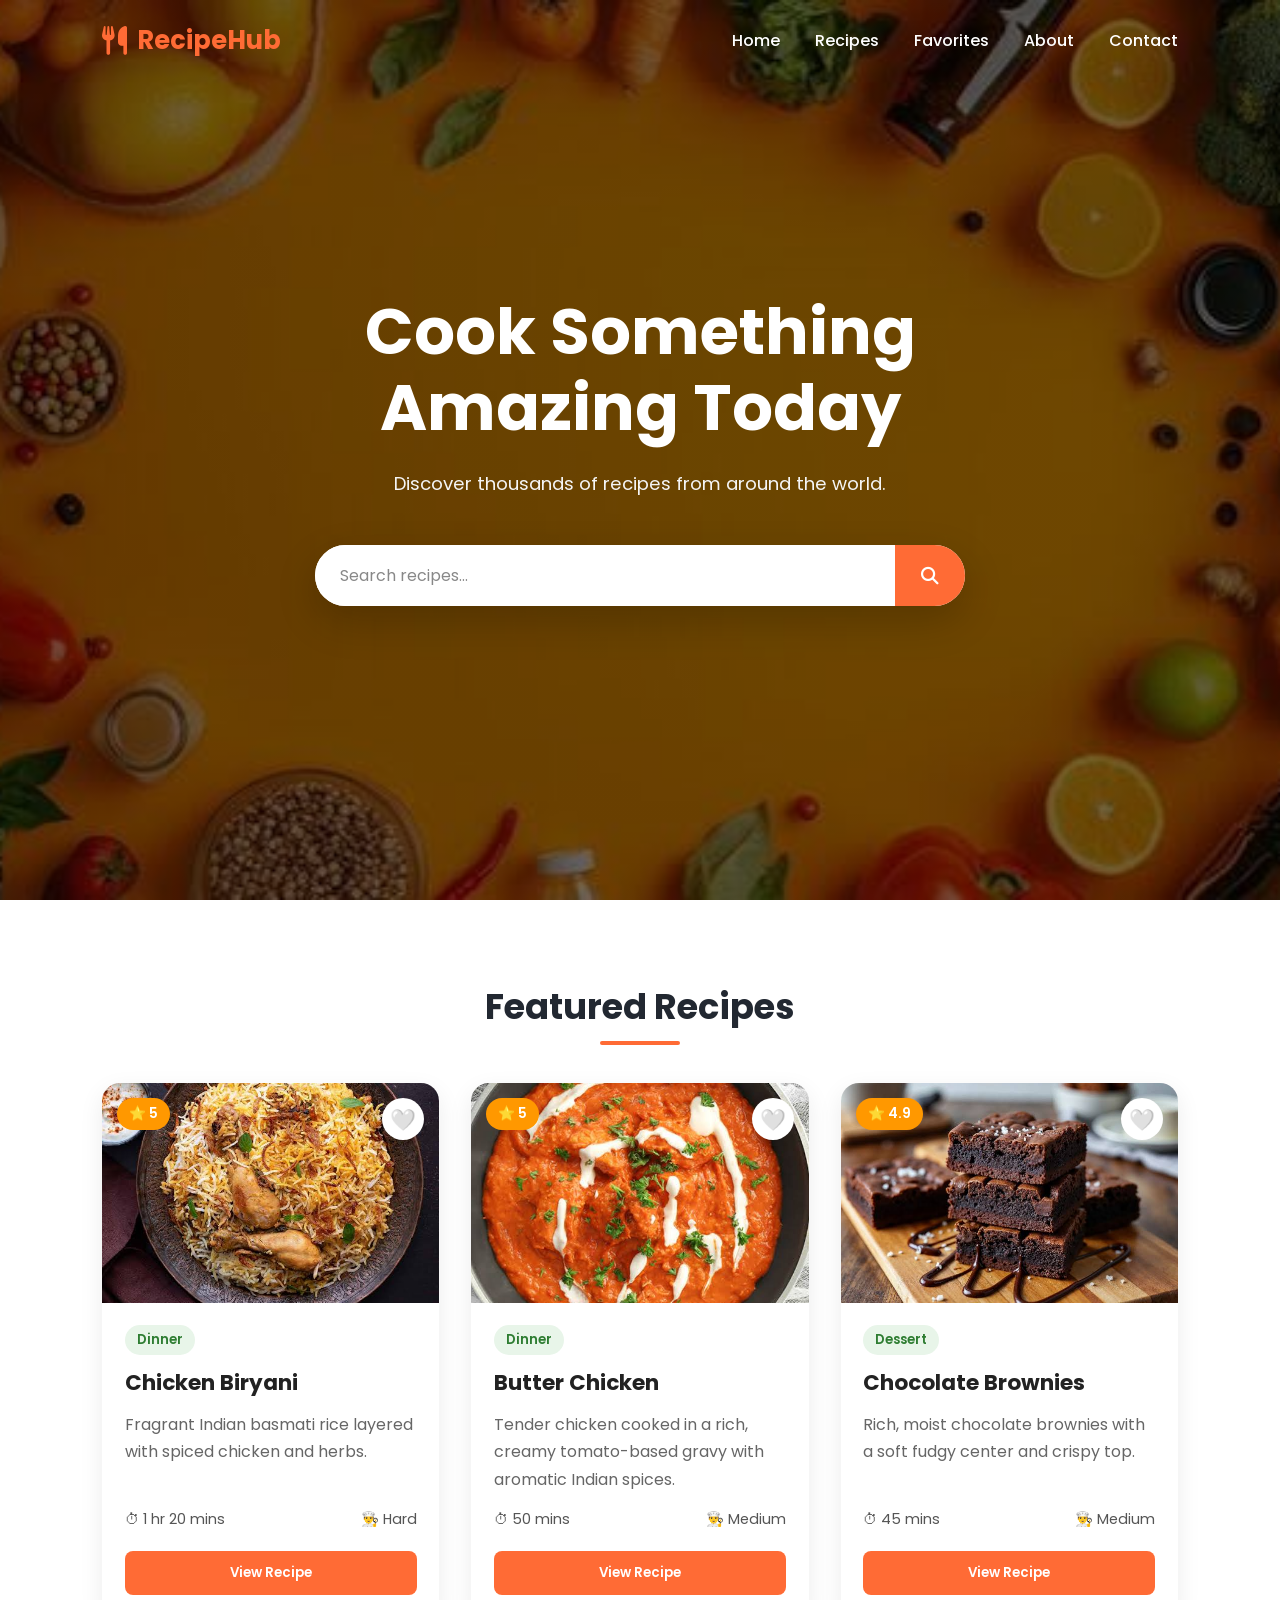
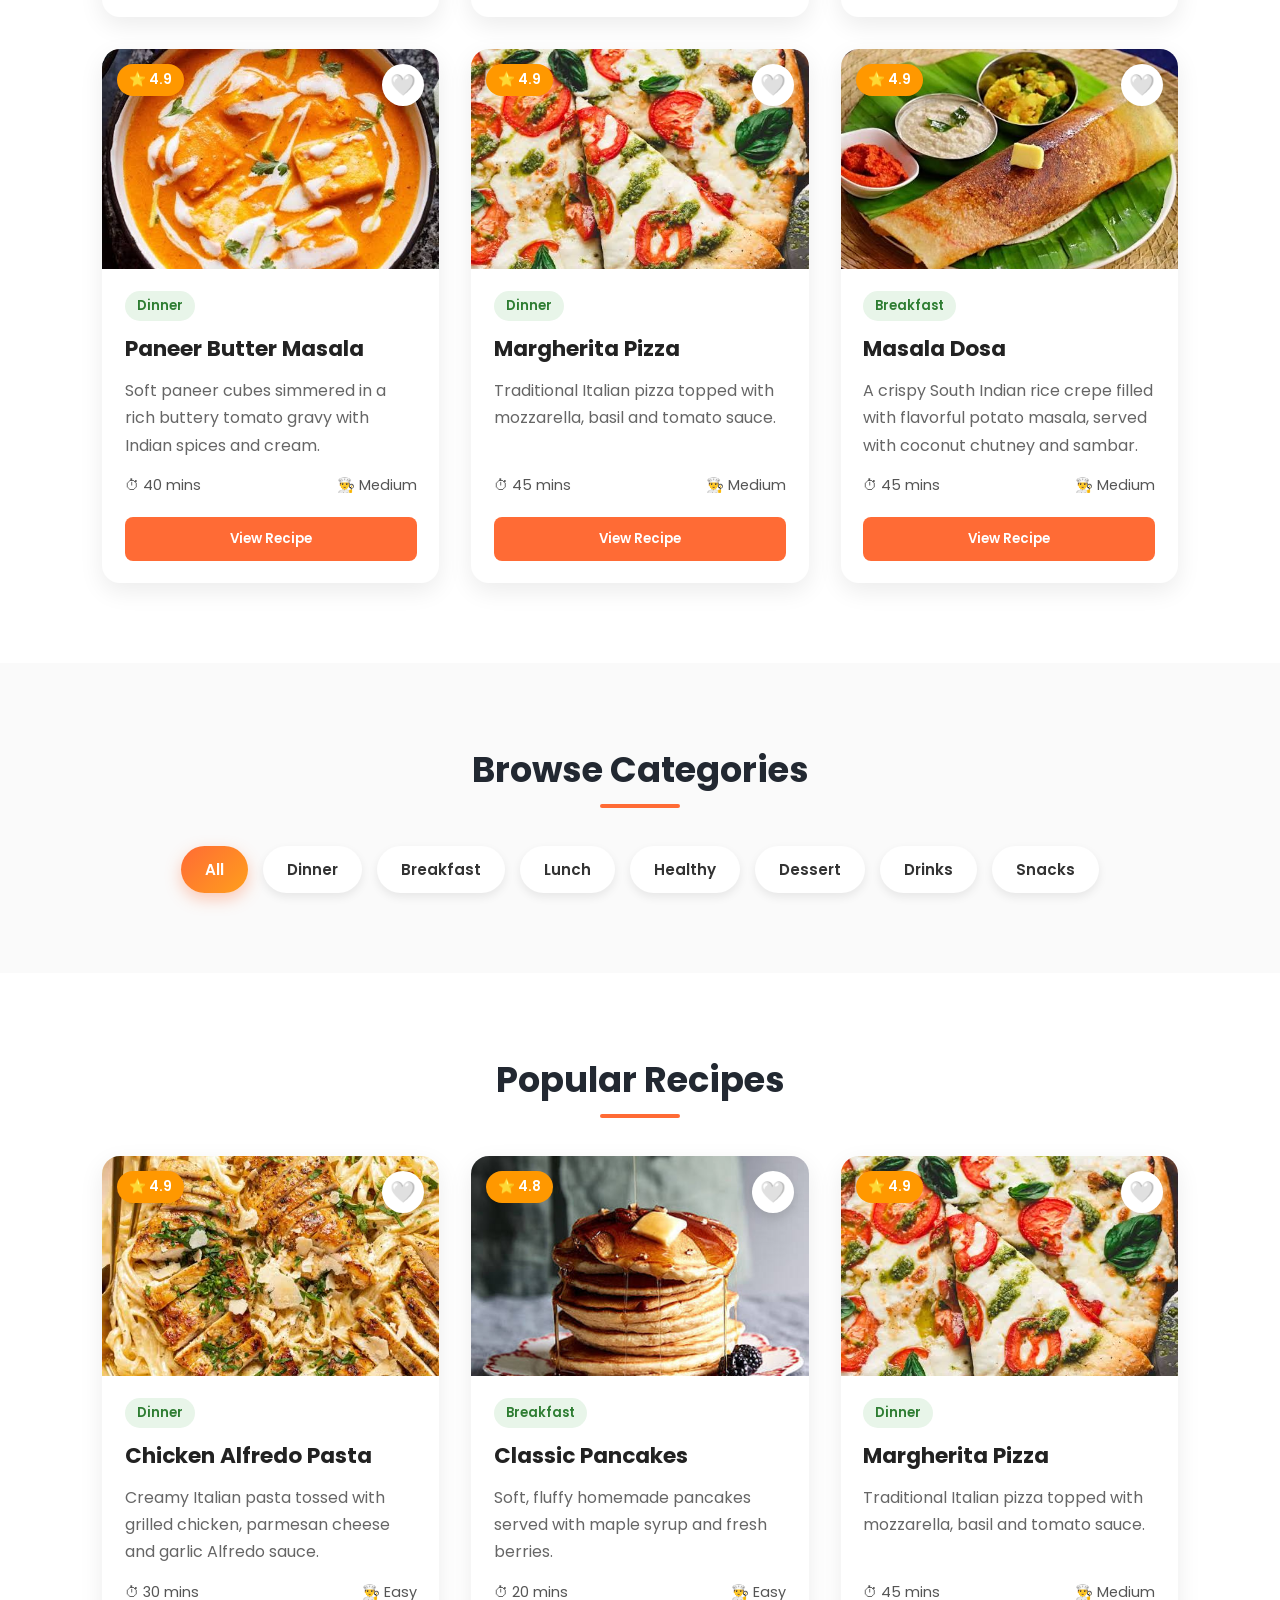
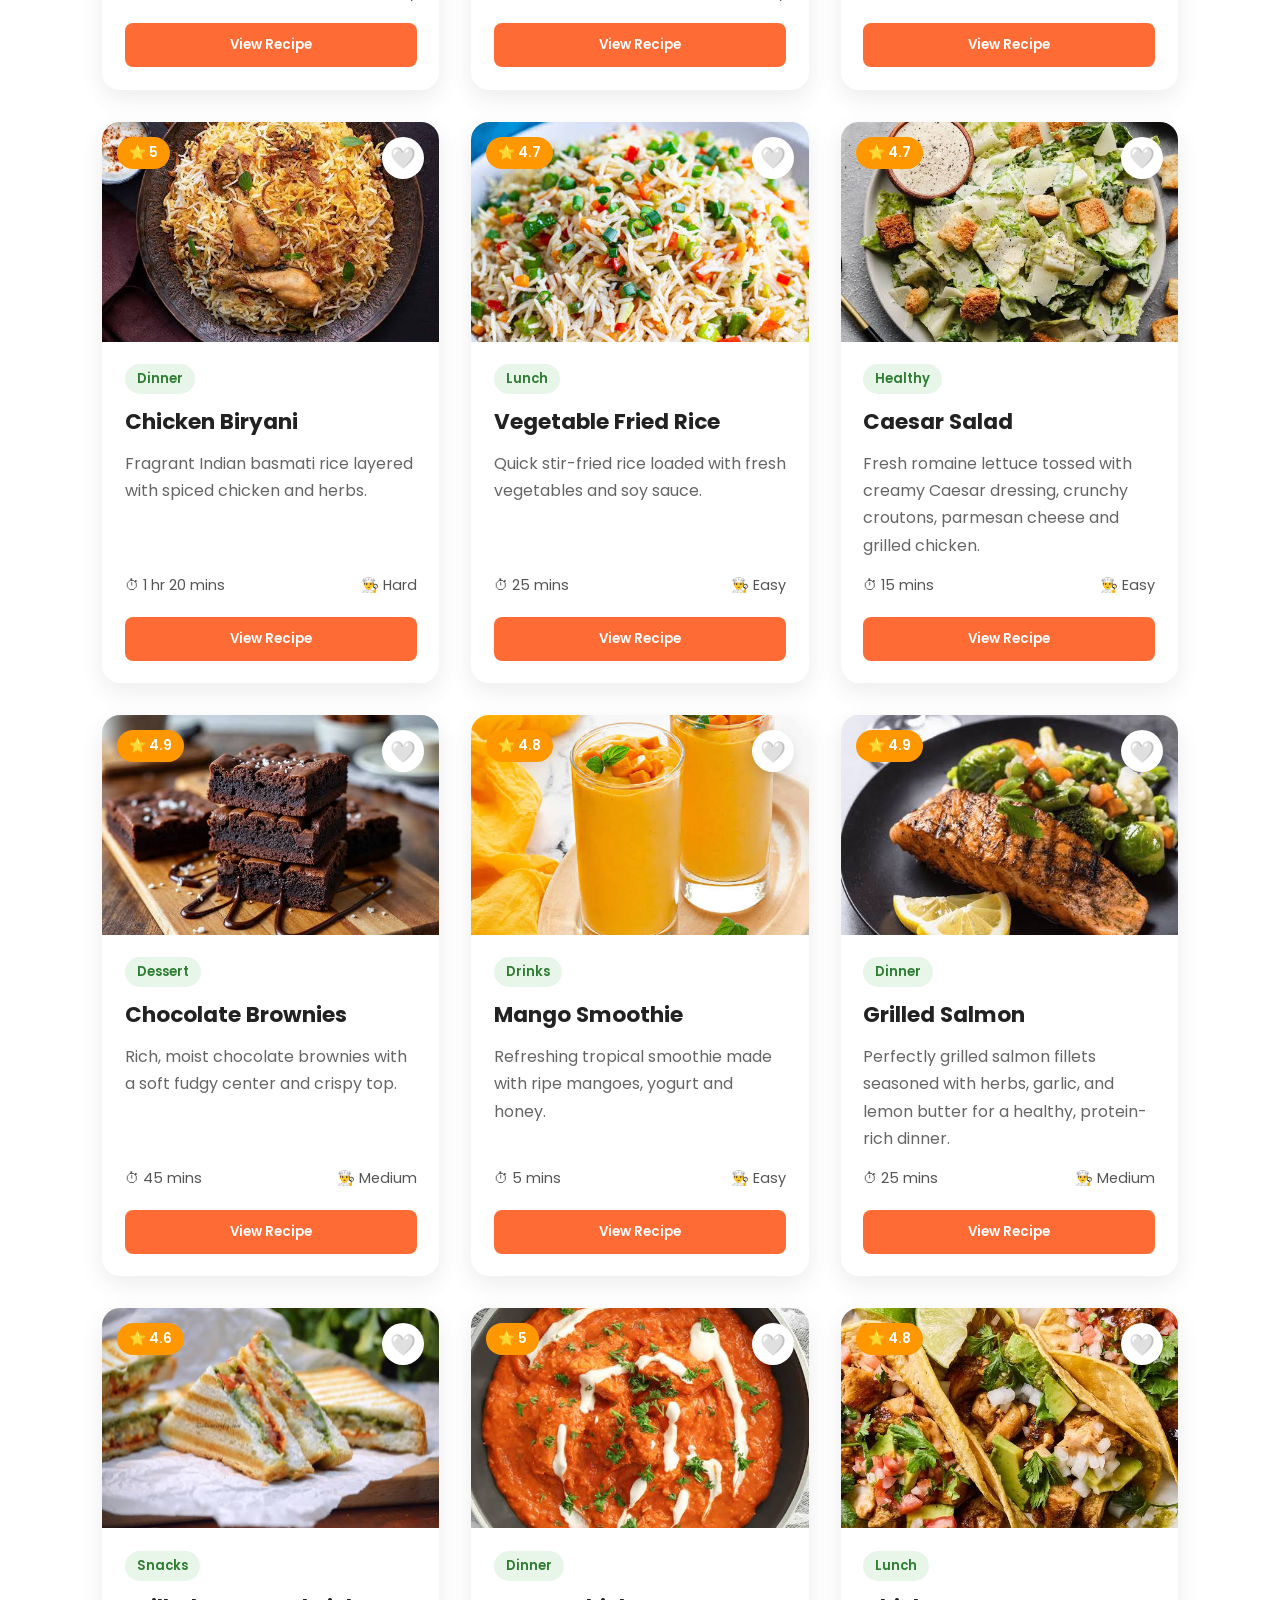
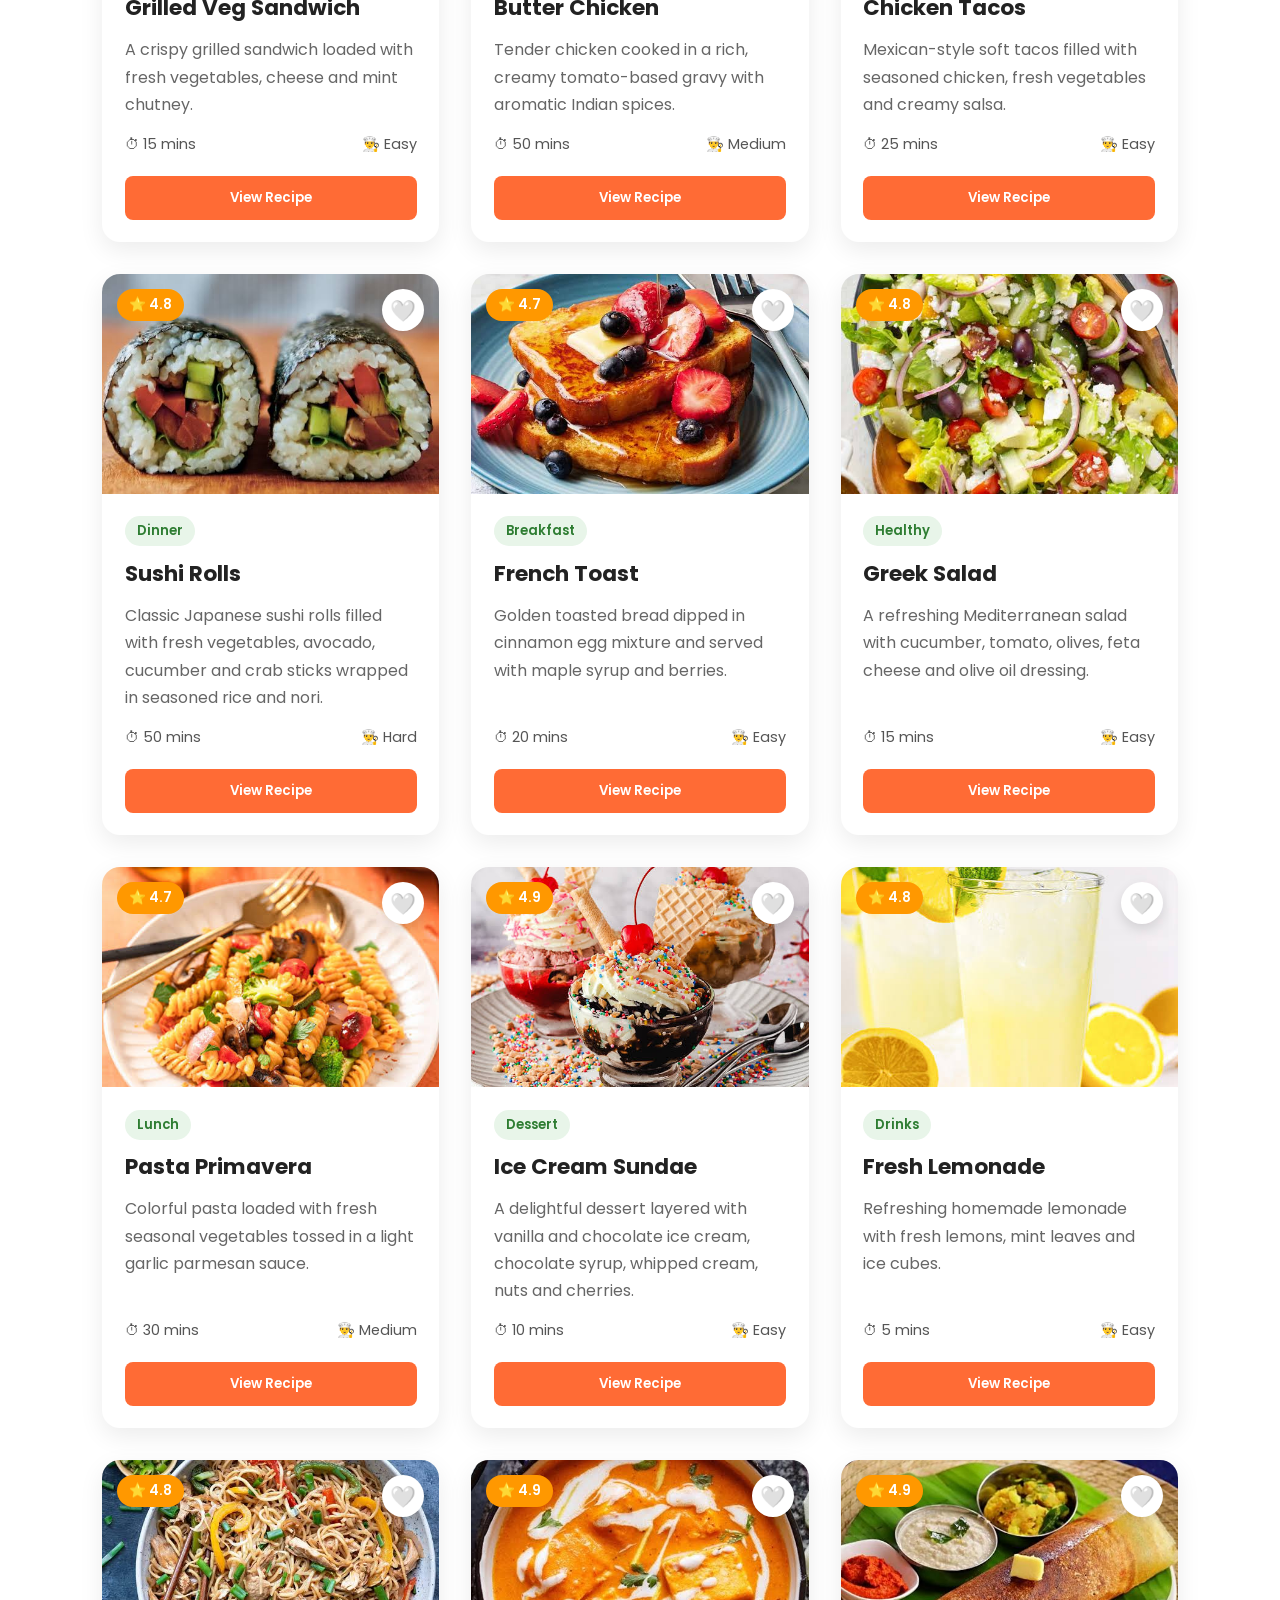
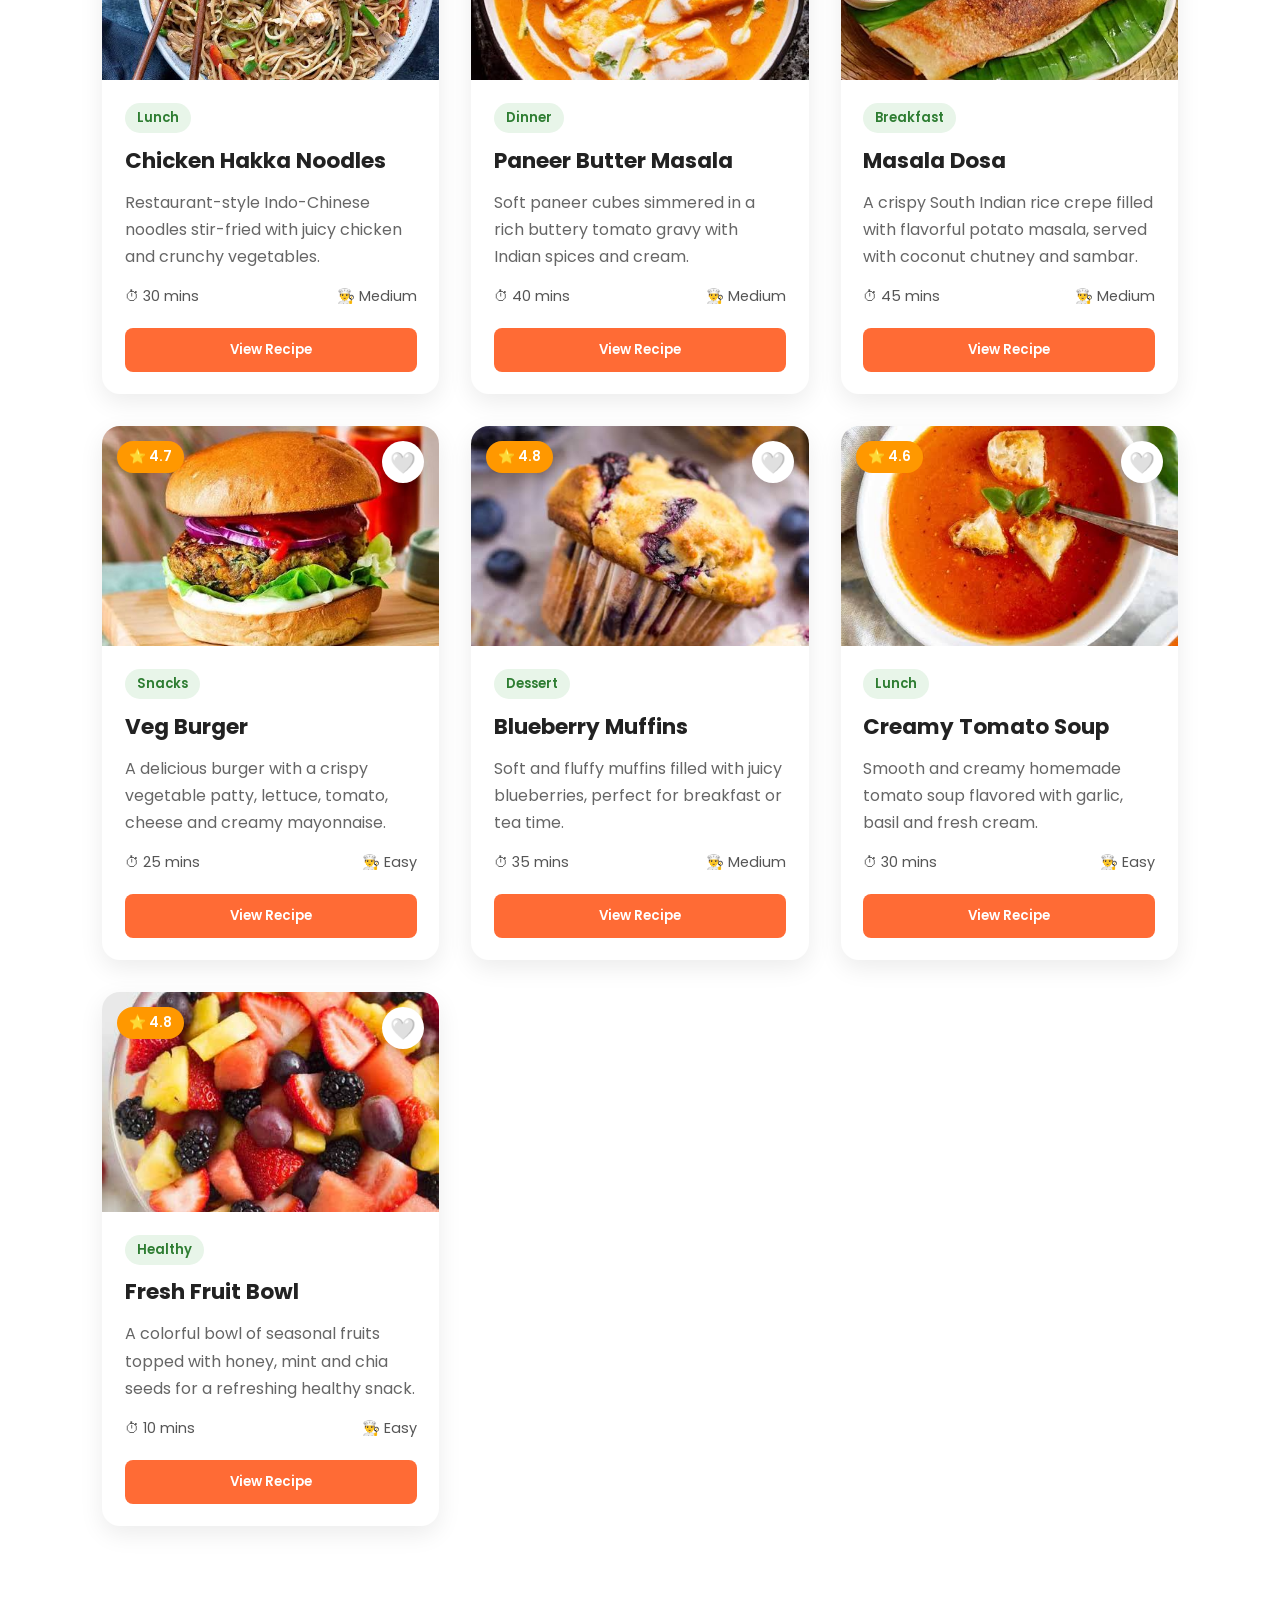
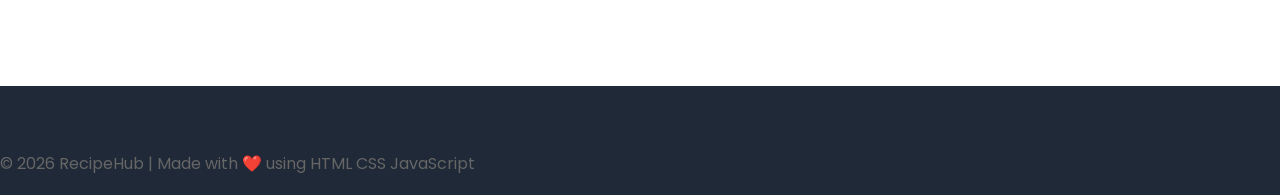
<file: index.html>
<!DOCTYPE html>
<html lang="en">

<head>

    <meta charset="UTF-8">

    <meta http-equiv="X-UA-Compatible" content="IE=edge">

    <meta name="viewport"
        content="width=device-width, initial-scale=1.0">

    <title>RecipeHub | Discover Delicious Recipes</title>

    <!-- Google Fonts -->

    <link rel="preconnect"
        href="https://fonts.googleapis.com">

    <link rel="preconnect"
        href="https://fonts.gstatic.com"
        crossorigin>

    <link href="https://fonts.googleapis.com/css2?family=Poppins:wght@300;400;500;600;700&display=swap"
        rel="stylesheet">

    <!-- Font Awesome -->

    <link rel="stylesheet"
        href="https://cdnjs.cloudflare.com/ajax/libs/font-awesome/6.5.2/css/all.min.css">

    <!-- CSS -->

    <link rel="stylesheet"
        href="css/style.css">

    <link rel="stylesheet"
        href="css/navbar.css">

    <link rel="stylesheet"
        href="css/home.css">

    <link rel="stylesheet"
        href="css/cards.css">

    <link rel="stylesheet"
        href="css/footer.css">

    <link rel="stylesheet"
        href="css/responsive.css">

    <link rel="stylesheet"
        href="css/animations.css">

</head>

<body>

    <!-- ================= NAVBAR ================= -->

    <header>

        <nav class="navbar">

            <div class="logo">

                <i class="fa-solid fa-utensils"></i>

                <span>RecipeHub</span>

            </div>

            <ul class="nav-links">

                <li><a href="index.html">Home</a></li>

                <li><a href="#recipes">Recipes</a></li>

                <li><a href="favorites.html">Favorites</a></li>

                <li><a href="about.html">About</a></li>

                <li><a href="contact.html">Contact</a></li>

            </ul>

            <div class="menu-btn">

                <i class="fa-solid fa-bars"></i>

            </div>

        </nav>

    </header>

    <!-- ================= HERO ================= -->

    <section class="hero">

        <div class="hero-overlay"></div>

        <div class="hero-content">

            <h1>Cook Something Amazing Today</h1>

            <p>

                Discover thousands of recipes from around the world.

            </p>

            <!-- Search -->

            <div class="search-box">

                <input
                    type="text"
                    id="searchInput"
                    placeholder="Search recipes...">
                    


                <button id="searchButton">
                    <i class="fa-solid fa-magnifying-glass"></i>
                </button> 

            </div>

        </div>

    </section>

    <!-- ================= Featured Recipes ================= -->
    <section class="featured-section">

    <h2>Featured Recipes</h2>

    <div
        id="featuredRecipes"
        class="recipe-grid">
    </div>

    </section>

    <!-- ================= CATEGORY ================= -->

    <section class="category-section">

        <h2>Browse Categories</h2>

        <div id="categoryContainer" class="categories"></div>

    </section>

    <!-- ================= RECIPES ================= -->

    <section
        id="recipes"
        class="recipes">

    
        
        <div class="recipe-header" >
            <h2>Popular Recipes</h2>
        </div>


        <div
            id="recipeContainer"
            class="recipe-grid">

        </div>

    </section>

    <!-- ================= FOOTER ================= -->

    <footer>

        <p>

            © 2026 RecipeHub | Made with ❤️ using HTML CSS JavaScript

        </p>

    </footer>

    <!-- Scripts -->

    <script type="module" src="js/app.js"></script>


</body>

</html>
</file>
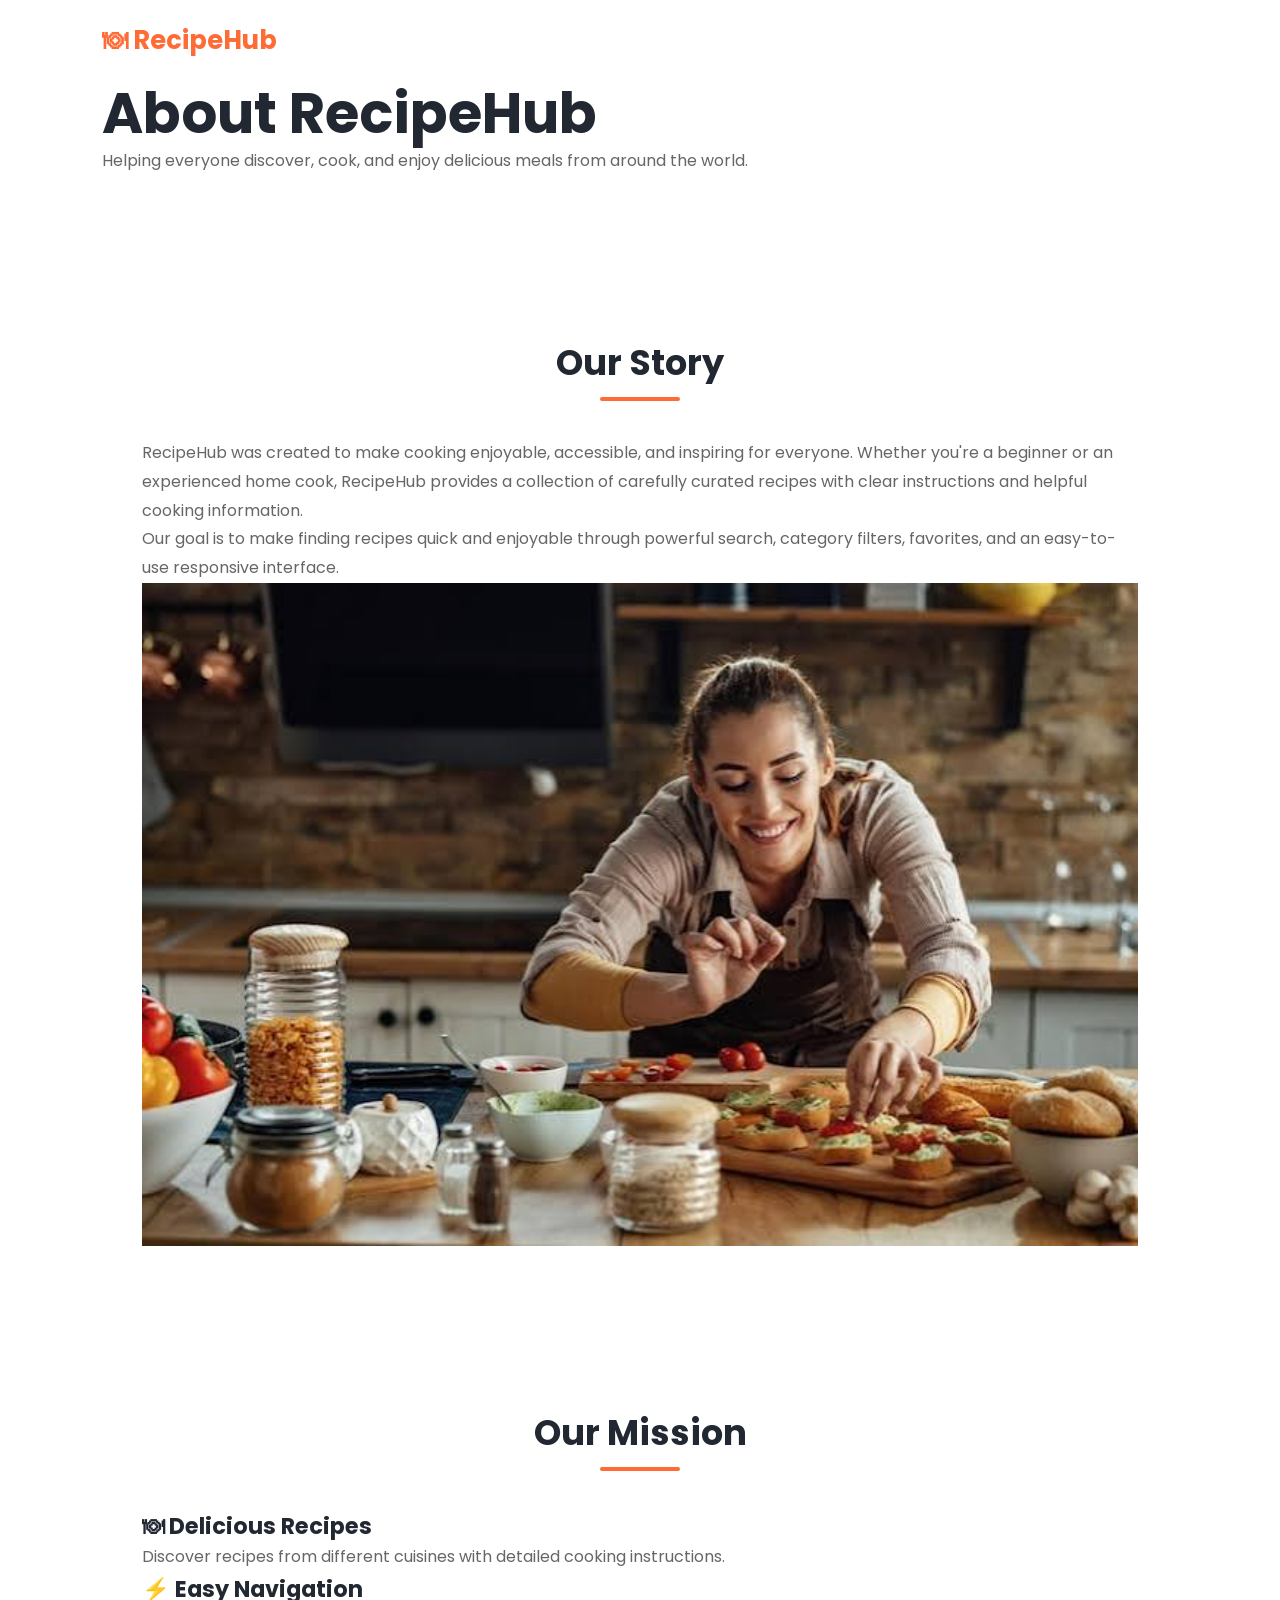
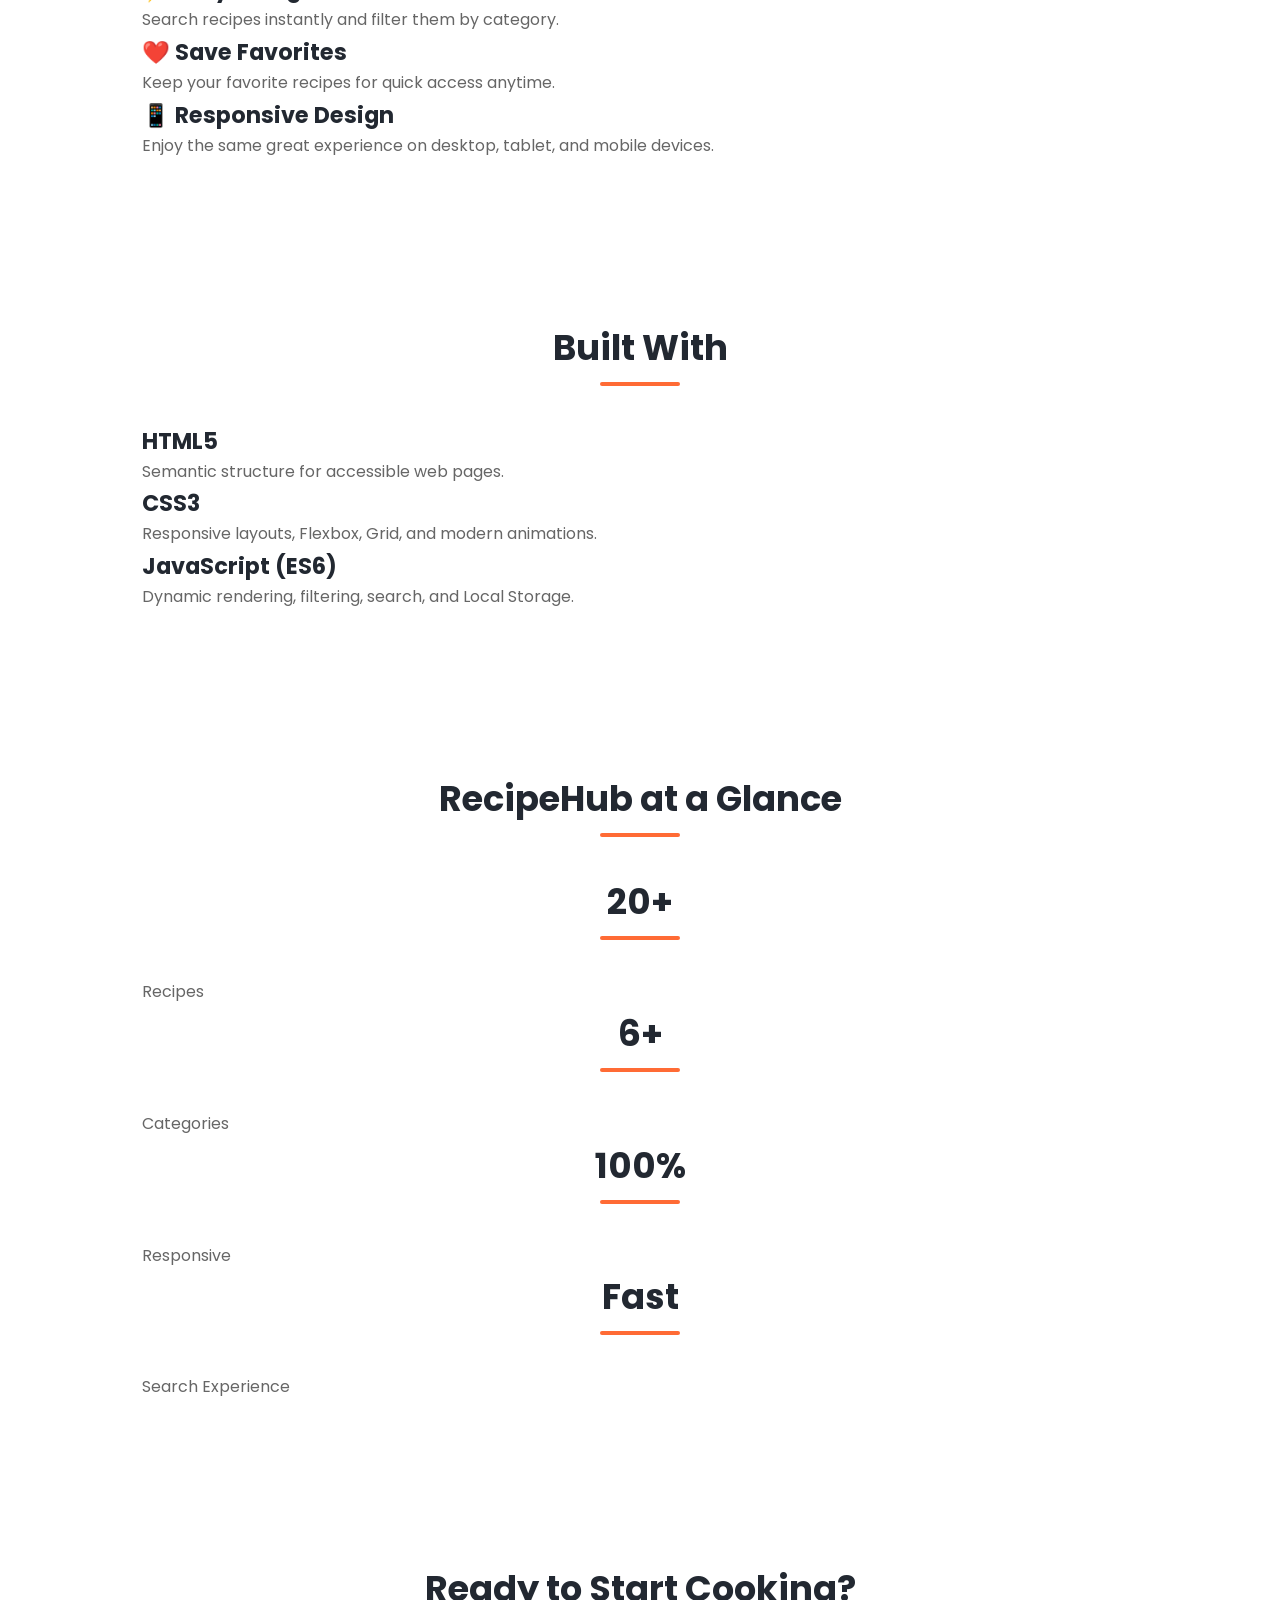
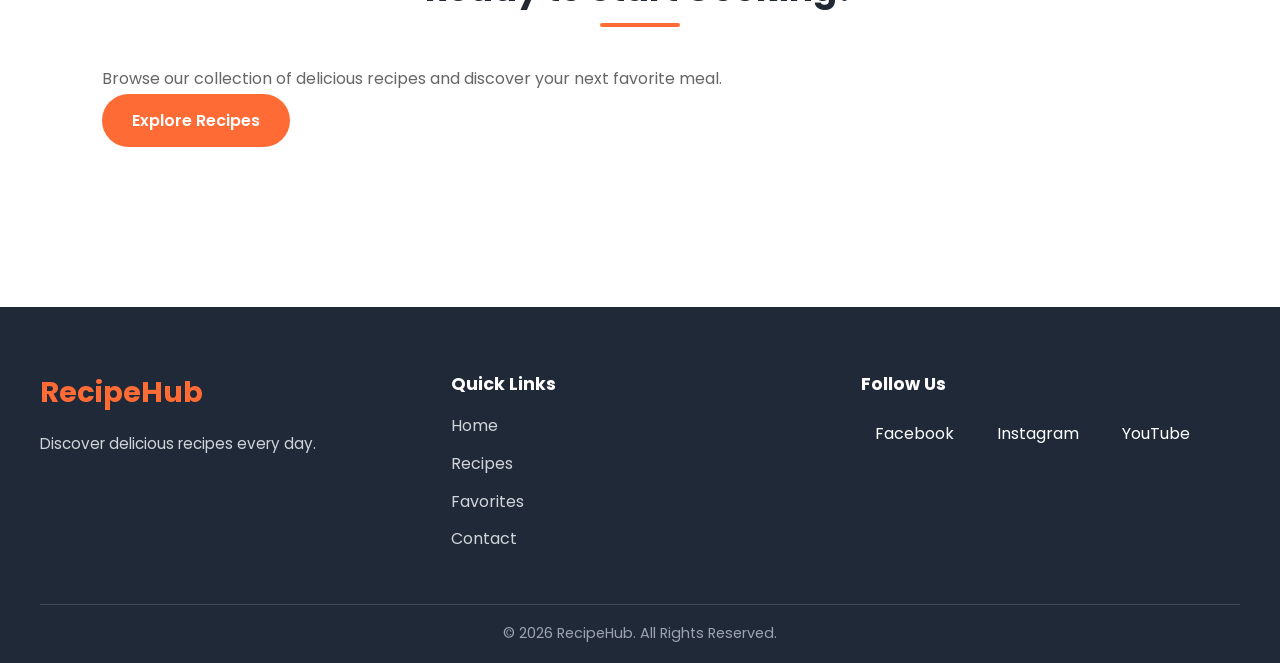
<file: about.html>
<!DOCTYPE html>
<html lang="en">

<head>

    <meta charset="UTF-8">

    <meta name="viewport"
          content="width=device-width, initial-scale=1.0">

    <title>About | RecipeHub</title>

    <link rel="stylesheet" href="css/style.css">
    <link rel="stylesheet" href="css/navbar.css">
    <link rel="stylesheet" href="css/footer.css">
    <link rel="stylesheet" href="css/responsive.css">

</head>

<body>

<!-- ===========================
Navbar
=========================== -->

<header>

<nav class="navbar">

<div class="logo">

<a href="index.html">

🍽 RecipeHub

</a>

</div>

<ul class="nav-links">

<li><a href="index.html">Home</a></li>

<li><a href="recipe.html">Recipes</a></li>

<li><a href="favorites.html">Favorites</a></li>

<li><a href="about.html" class="active">About</a></li>

<li><a href="contact.html">Contact</a></li>

</ul>

<div class="menu-toggle">

<span></span>
<span></span>
<span></span>

</div>

</nav>

</header>

<!-- ===========================
Hero
=========================== -->

<section class="page-banner">

<div class="container">

<h1>

About RecipeHub

</h1>

<p>

Helping everyone discover, cook, and enjoy delicious meals from around the world.

</p>

</div>

</section>

<!-- ===========================
About
=========================== -->

<section class="container">

<div class="about-grid">

<div>

<h2>

Our Story

</h2>

<p>

RecipeHub was created to make cooking enjoyable, accessible, and inspiring for everyone. Whether you're a beginner or an experienced home cook, RecipeHub provides a collection of carefully curated recipes with clear instructions and helpful cooking information.

</p>

<p>

Our goal is to make finding recipes quick and enjoyable through powerful search, category filters, favorites, and an easy-to-use responsive interface.

</p>

</div>

<div>

<img

src="assets/images/about.jpg"

alt="Cooking Together"

class="about-image">

</div>

</div>

</section>

<!-- ===========================
Mission
=========================== -->

<section class="container">

<h2 class="section-title">

Our Mission

</h2>

<div class="features-grid">

<div class="feature-card">

<h3>

🍽 Delicious Recipes

</h3>

<p>

Discover recipes from different cuisines with detailed cooking instructions.

</p>

</div>

<div class="feature-card">

<h3>

⚡ Easy Navigation

</h3>

<p>

Search recipes instantly and filter them by category.

</p>

</div>

<div class="feature-card">

<h3>

❤️ Save Favorites

</h3>

<p>

Keep your favorite recipes for quick access anytime.

</p>

</div>

<div class="feature-card">

<h3>

📱 Responsive Design

</h3>

<p>

Enjoy the same great experience on desktop, tablet, and mobile devices.

</p>

</div>

</div>

</section>

<!-- ===========================
Technologies
=========================== -->

<section class="container">

<h2 class="section-title">

Built With

</h2>

<div class="tech-grid">

<div class="tech-card">

<h3>HTML5</h3>

<p>

Semantic structure for accessible web pages.

</p>

</div>

<div class="tech-card">

<h3>CSS3</h3>

<p>

Responsive layouts, Flexbox, Grid, and modern animations.

</p>

</div>

<div class="tech-card">

<h3>JavaScript (ES6)</h3>

<p>

Dynamic rendering, filtering, search, and Local Storage.

</p>

</div>

</div>

</section>

<!-- ===========================
Statistics
=========================== -->

<section class="container">

<h2 class="section-title">

RecipeHub at a Glance

</h2>

<div class="stats-grid">

<div class="stat-card">

<h2>

20+

</h2>

<p>

Recipes

</p>

</div>

<div class="stat-card">

<h2>

6+

</h2>

<p>

Categories

</p>

</div>

<div class="stat-card">

<h2>

100%

</h2>

<p>

Responsive

</p>

</div>

<div class="stat-card">

<h2>

Fast

</h2>

<p>

Search Experience

</p>

</div>

</div>

</section>

<!-- ===========================
Call To Action
=========================== -->

<section class="cta-section">

<div class="container">

<h2>

Ready to Start Cooking?

</h2>

<p>

Browse our collection of delicious recipes and discover your next favorite meal.

</p>

<a

href="index.html#recipes"

class="btn">

Explore Recipes

</a>

</div>

</section>

<!-- ===========================
Footer
=========================== -->

<footer>

<div class="container">

<div class="footer-content">

<div>

<h3>

RecipeHub

</h3>

<p>

Discover delicious recipes every day.

</p>

</div>

<div>

<h4>

Quick Links

</h4>

<ul>

<li><a href="index.html">Home</a></li>

<li><a href="index.html#recipes">Recipes</a></li>

<li><a href="favorites.html">Favorites</a></li>

<li><a href="contact.html">Contact</a></li>

</ul>

</div>

<div>

<h4>

Follow Us

</h4>

<div class="social-links">

<a href="https://www.facebook.com" target="_blank">Facebook</a>

<a href="https://www.instagram.com" target="_blank">Instagram</a>

<a href="https://www.youtube.com" target="_blank">YouTube</a>

</div>

</div>

</div>

<hr>

<p class="copyright">

© 2026 RecipeHub. All Rights Reserved.

</p>

</div>

</footer>

<script type="module" src="js/app.js"></script>

</body>

</html>
</file>
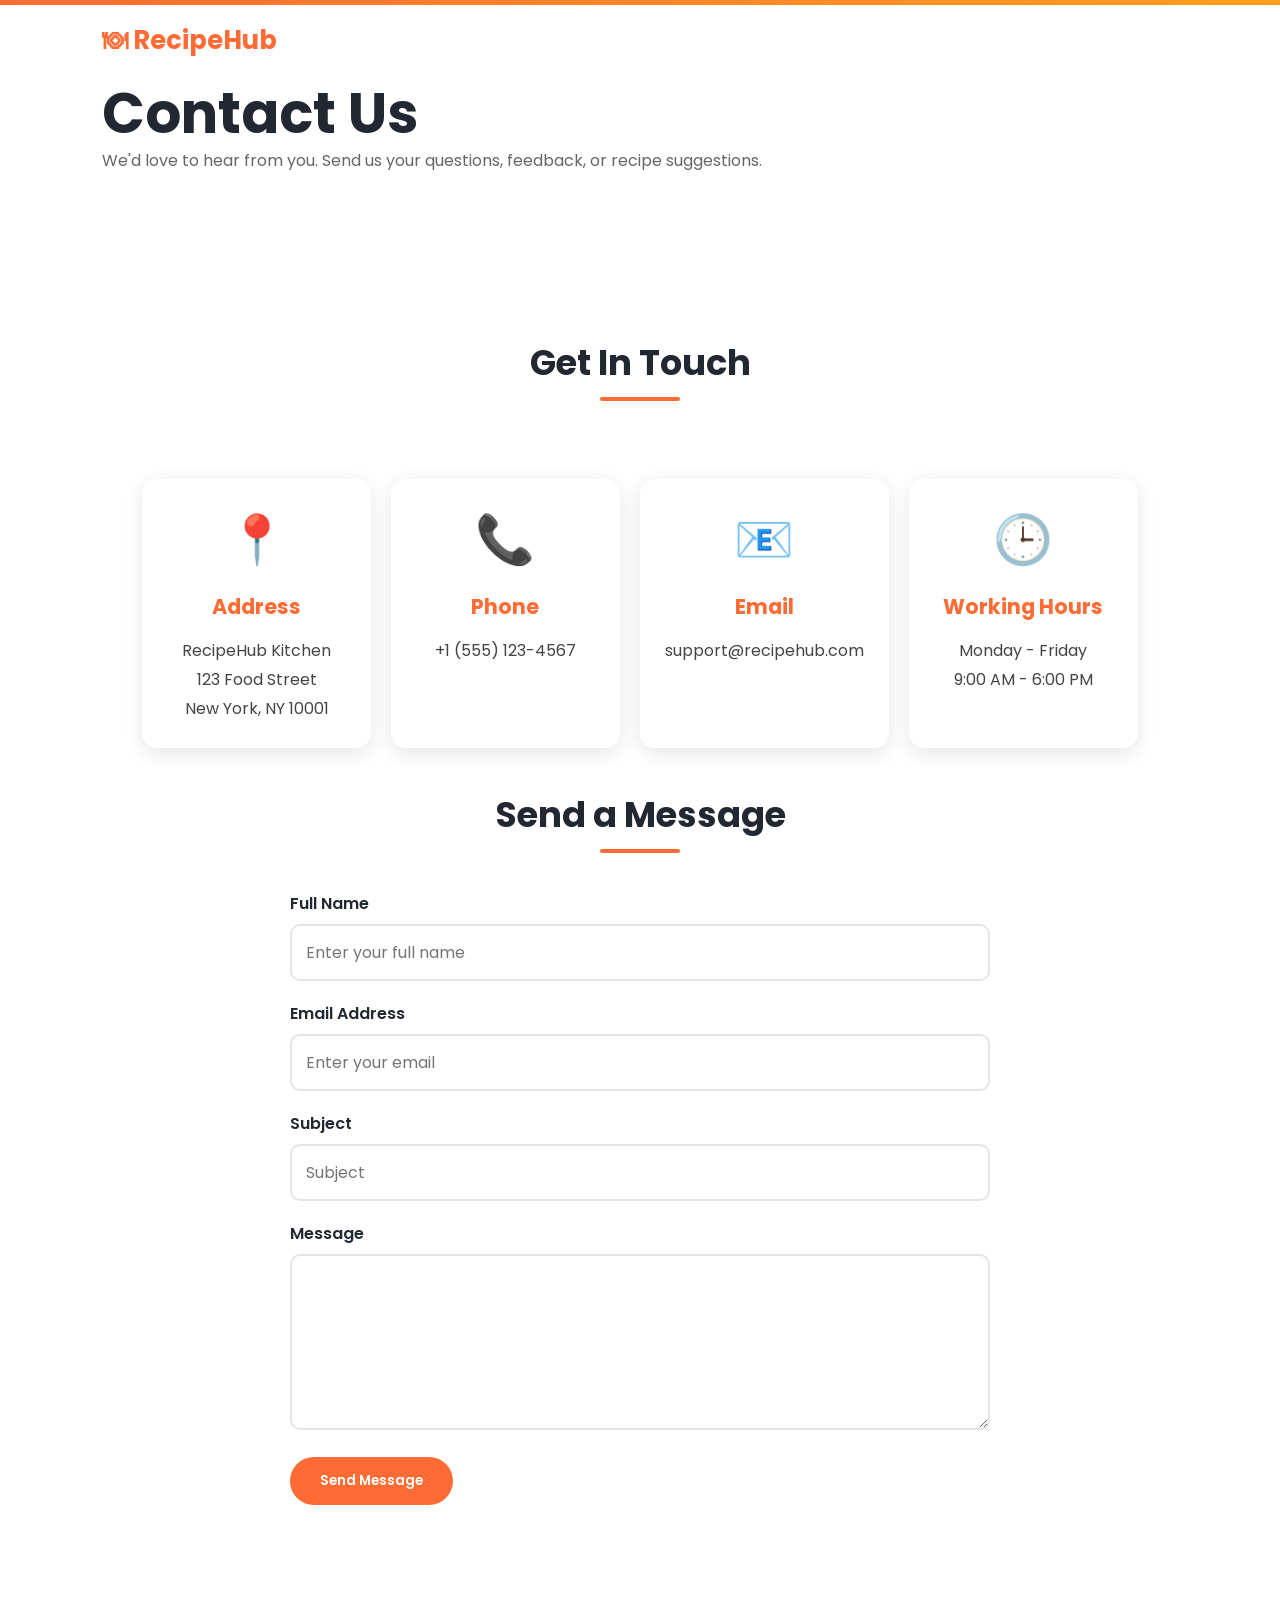
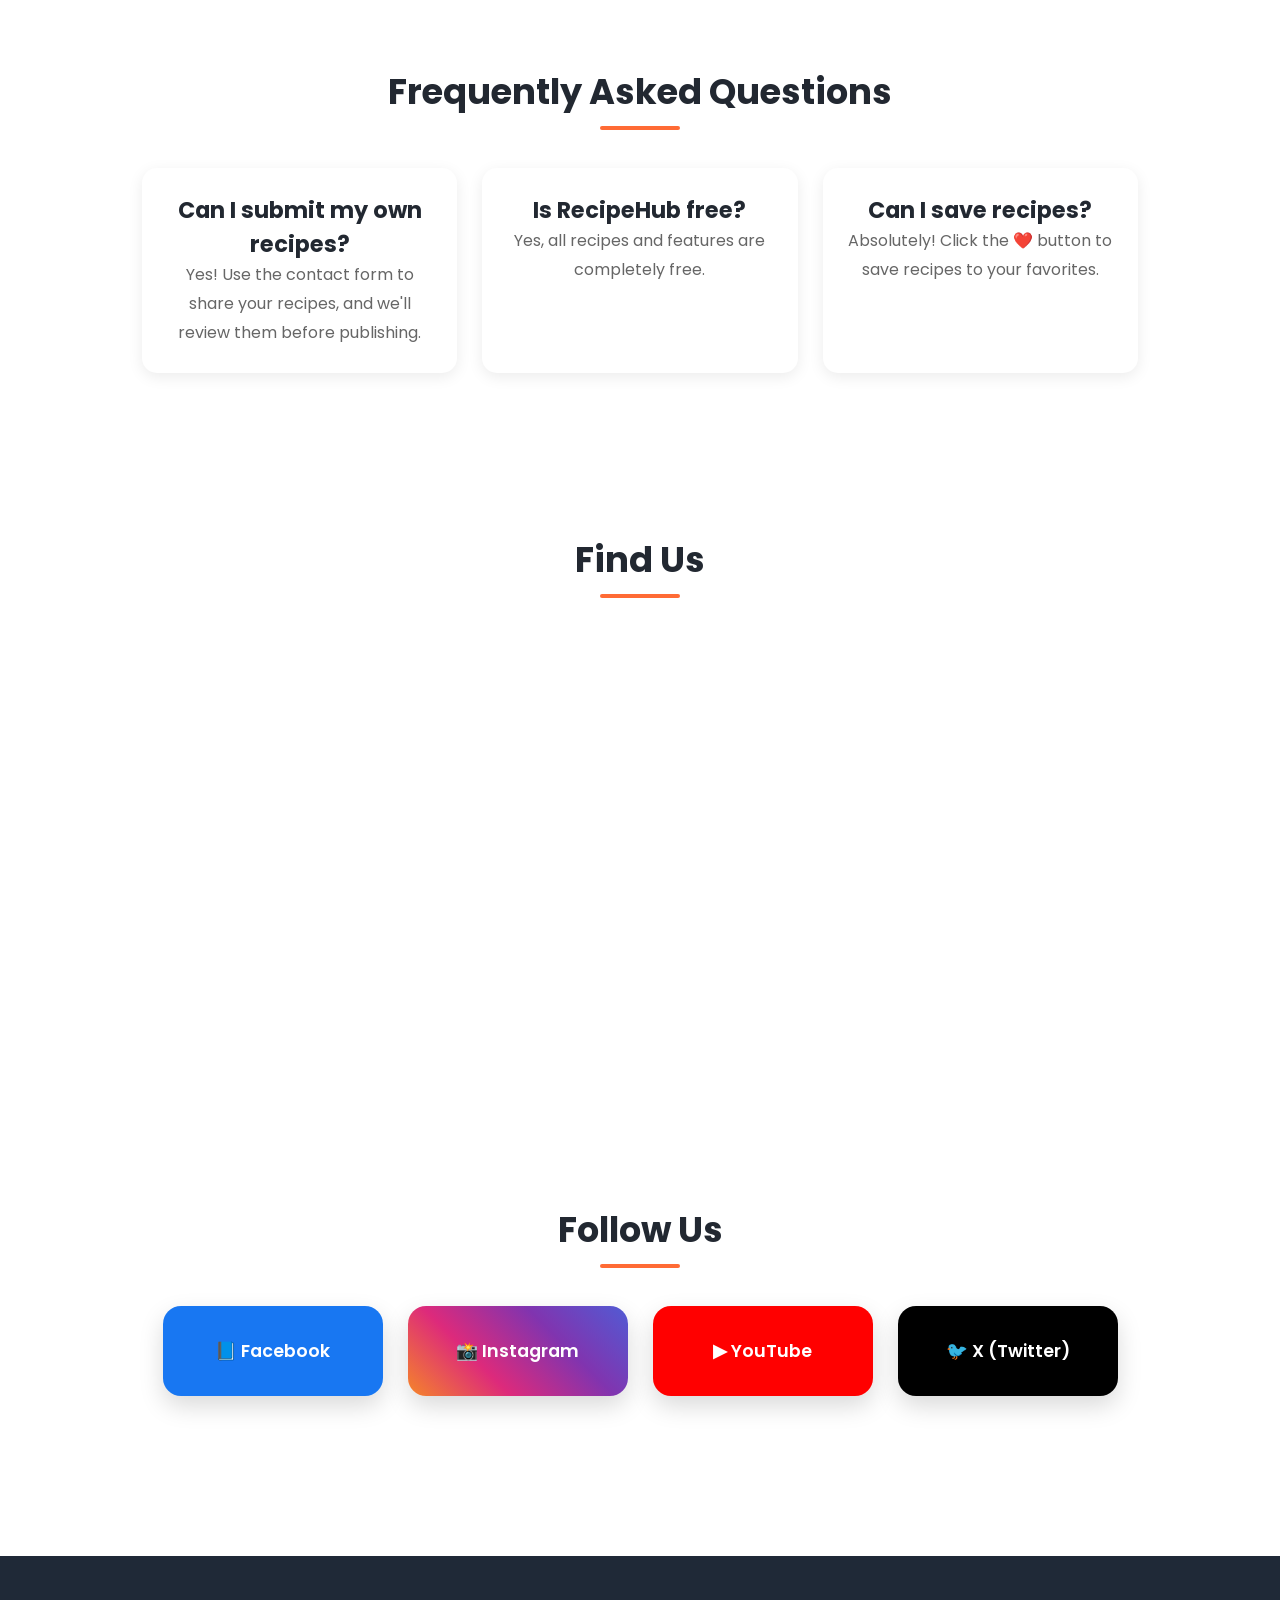
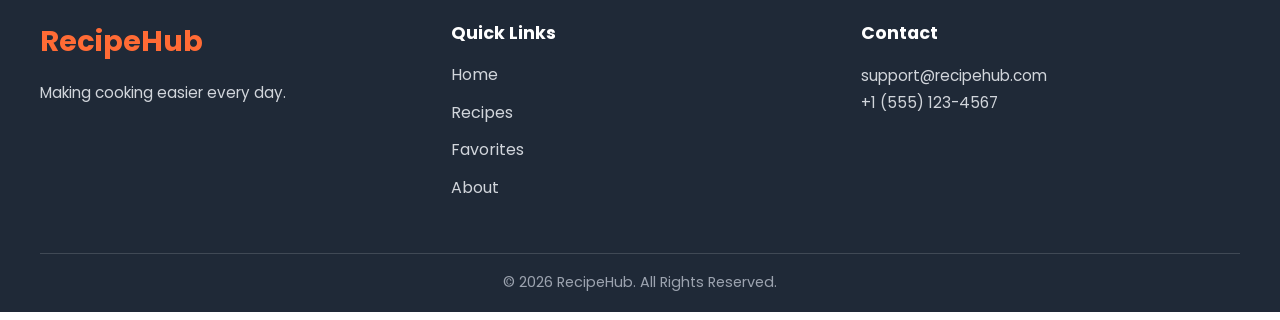
<file: contact.html>
<!DOCTYPE html>
<html lang="en">

<head>

    <meta charset="UTF-8">

    <meta name="viewport"
          content="width=device-width, initial-scale=1.0">

    <title>Contact | RecipeHub</title>

    <link rel="stylesheet" href="css/style.css">
    <link rel="stylesheet" href="css/navbar.css">
    <link rel="stylesheet" href="css/footer.css">
    <link rel="stylesheet" href="css/responsive.css">

</head>

<body>

<!-- ===========================
Navbar
=========================== -->

<header>

<nav class="navbar">

<div class="logo">

<a href="index.html">

🍽 RecipeHub

</a>

</div>

<ul class="nav-links">

<li><a href="index.html">Home</a></li>

<li><a href="index.html#recipes">Recipes</a></li>

<li><a href="favorites.html">Favorites</a></li>

<li><a href="about.html">About</a></li>

<li><a href="contact.html" class="active">Contact</a></li>

</ul>

<div class="menu-toggle">

<span></span>
<span></span>
<span></span>

</div>

</nav>

</header>

<!-- ===========================
Hero
=========================== -->

<section class="page-banner">

<div class="container">

<h1>Contact Us</h1>

<p>

We'd love to hear from you. Send us your questions,
feedback, or recipe suggestions.

</p>

</div>

</section>

<!-- ===========================
Contact Section
=========================== -->

<section class="container contact-section">

<div class="contact-grid">

<!-- Contact Info -->

<h2 class="contact-title">

    Get In Touch

</h2>

<div class="contact-info">

    <div class="contact-card address-card">
<div class="contact-icon">📍</div>
<h3>Address</h3>

<p>

RecipeHub Kitchen<br>

123 Food Street<br>

New York, NY 10001

</p>

</div>

<div class="contact-card">
<div class="contact-icon">📞</div>
<h3> Phone</h3>

<p>

+1 (555) 123-4567

</p>

</div>

<div class="contact-card">
<div class="contact-icon">📧</div>
<h3>Email</h3>

<p>

support@recipehub.com

</p>

</div>

<div class="contact-card">

<div class="contact-icon">🕒</div>
<h3>Working Hours</h3>

<p>

Monday - Friday

<br>

9:00 AM - 6:00 PM

</p>

</div>

</div>

<!-- Contact Form -->

<div class="contact-form">

<h2>Send a Message</h2>

<form id="contactForm">

<div class="form-group">

<label for="name">

Full Name

</label>

<input

type="text"

id="name"

placeholder="Enter your full name"

required>

</div>

<div class="form-group">

<label for="email">

Email Address

</label>

<input

type="email"

id="email"

placeholder="Enter your email"

required>

</div>

<div class="form-group">

<label for="subject">

Subject

</label>

<input

type="text"

id="subject"

placeholder="Subject"

required>

</div>

<div class="form-group">

<label for="message">

Message

</label>

<textarea

id="message"

rows="8"

placeholder="Write your message..."

required>

</textarea>

</div>

<button

type="submit"

class="btn">

Send Message

</button>

</form>

</div>

</div>

</section>

<!-- ===========================
FAQ
=========================== -->

<section class="container">

<h2 class="section-title">

Frequently Asked Questions

</h2>

<div class="faq-container">

<div class="faq-item">

<h3>

Can I submit my own recipes?

</h3>

<p>

Yes! Use the contact form to share your recipes,
and we'll review them before publishing.

</p>

</div>

<div class="faq-item">

<h3>

Is RecipeHub free?

</h3>

<p>

Yes, all recipes and features are completely free.

</p>

</div>

<div class="faq-item">

<h3>

Can I save recipes?

</h3>

<p>

Absolutely! Click the ❤️ button to save recipes
to your favorites.

</p>

</div>

</div>

</section>

<!-- ===========================
Google Map
=========================== -->

<section class="container">

<h2 class="section-title">

Find Us

</h2>

<div class="map-container">

<iframe

src="https://maps.google.com/maps?q=New%20York,%20USA&t=&z=12&ie=UTF8&iwloc=&output=embed"

width="100%"

height="400"

style="border:0;"

loading="lazy">

</iframe>

</div>

</section>

<!-- ===========================
Social
=========================== -->

<section class="container">

<h2 class="section-title">

Follow Us

</h2>

<div class="social-grid">

<a href="https://www.facebook.com"
   target="_blank" class="social-card">

📘 Facebook

</a>

<a href="https://www.instagram.com"
   target="_blank" class="social-card">

📸 Instagram

</a>

<a href="https://www.youtube.com"
   target="_blank" class="social-card">

▶ YouTube

</a>

<a href="https://www.twitter.com"
   target="_blank" class="social-card">

🐦 X (Twitter)

</a>

</div>

</section>

<!-- ===========================
Footer
=========================== -->

<footer>

<div class="container">

<div class="footer-content">

<div>

<h3>

RecipeHub

</h3>

<p>

Making cooking easier every day.

</p>

</div>

<div>

<h4>

Quick Links

</h4>

<ul>

<li><a href="index.html">Home</a></li>

<li><a href="index.html#recipes">Recipes</a></li>

<li><a href="favorites.html">Favorites</a></li>

<li><a href="about.html">About</a></li>

</ul>

</div>

<div>

<h4>

Contact

</h4>

<p>

support@recipehub.com

</p>

<p>

+1 (555) 123-4567

</p>

</div>

</div>

<hr>

<p class="copyright">

© 2026 RecipeHub. All Rights Reserved.

</p>

</div>

</footer>

<script>

const form = document.getElementById("contactForm");

form.addEventListener("submit", function(e){

e.preventDefault();

alert("Thank you! Your message has been received.");

form.reset();

});

</script>

<script type="module" src="js/app.js"></script>

</body>

</html>
</file>
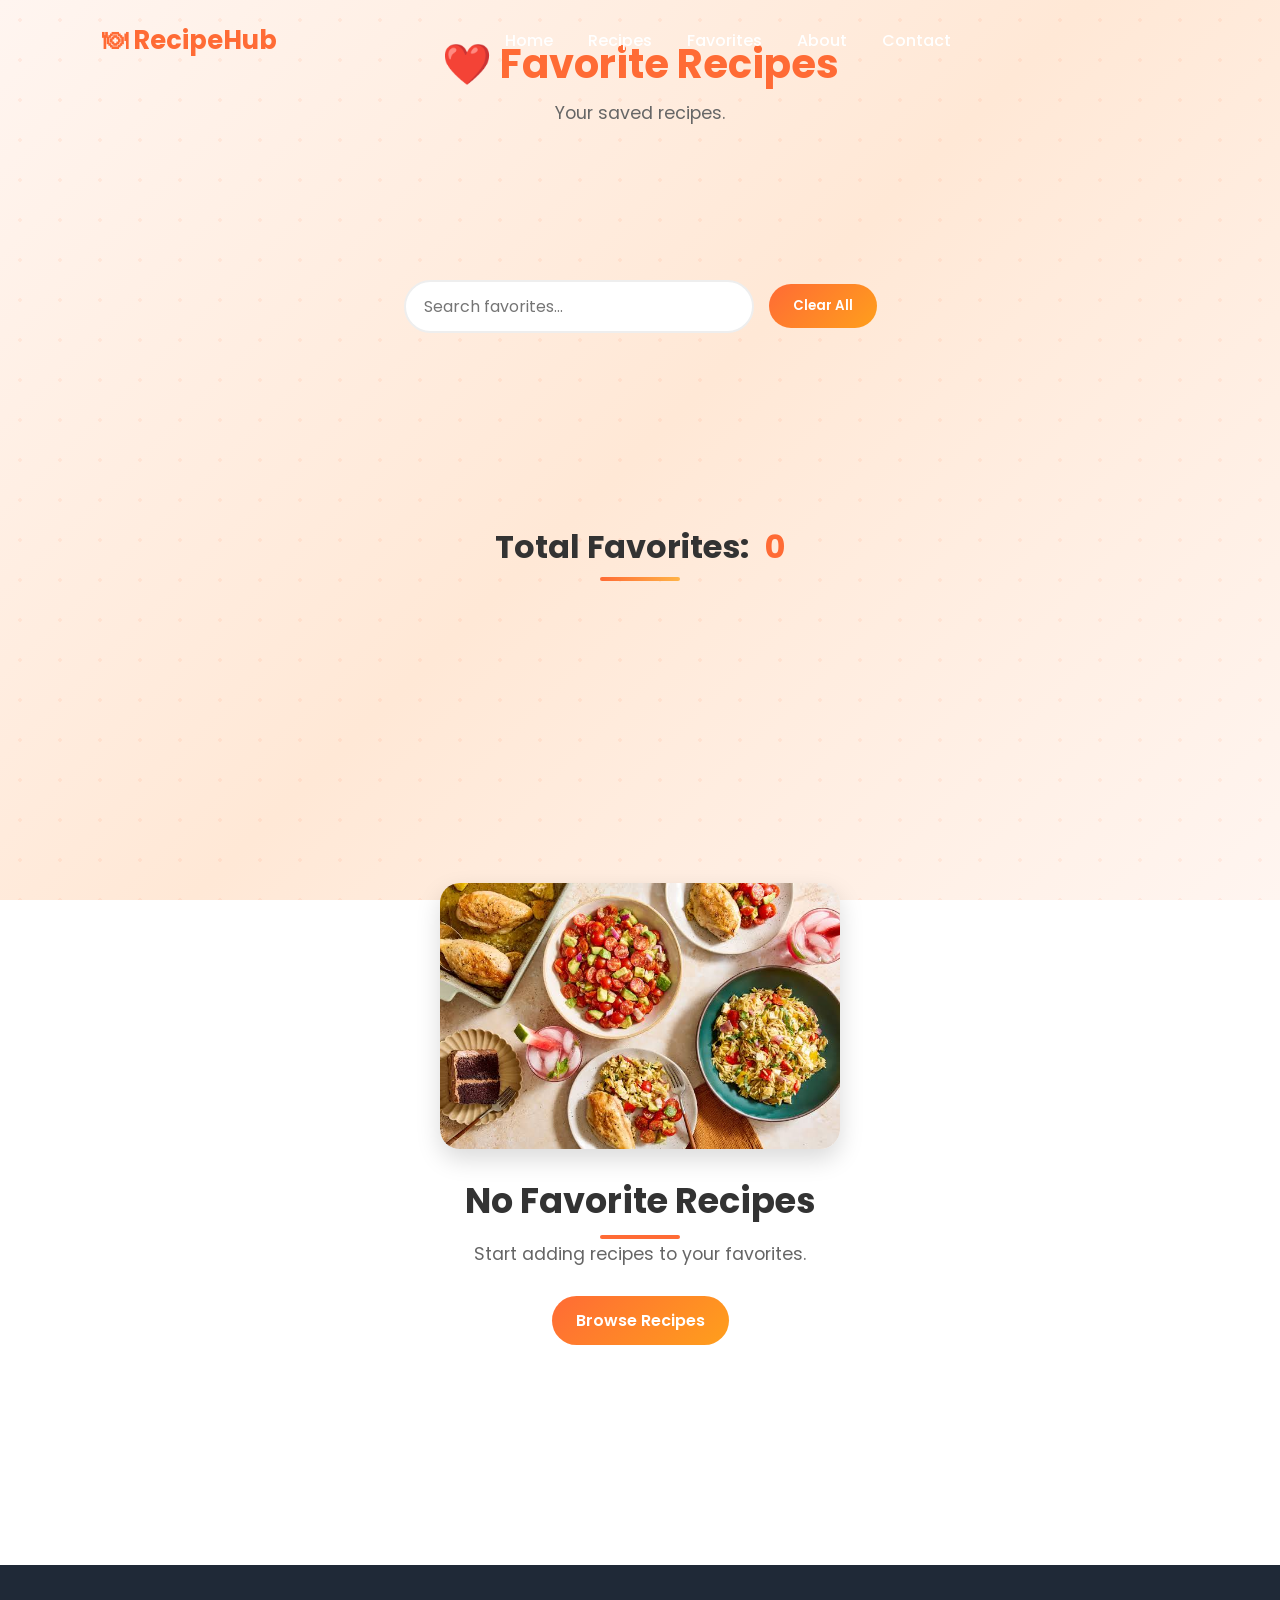
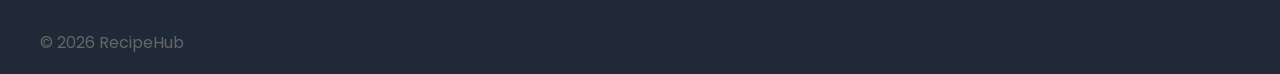
<file: favorites.html>
<!DOCTYPE html>
<html lang="en">

<head>

    <meta charset="UTF-8">

    <meta name="viewport"
          content="width=device-width, initial-scale=1.0">

    <title>Favorite Recipes | RecipeHub</title>

    <link rel="stylesheet" href="css/style.css">
    <link rel="stylesheet" href="css/navbar.css">
    <link rel="stylesheet" href="css/cards.css">
    <link rel="stylesheet" href="css/favorites.css">
    <link rel="stylesheet" href="css/footer.css">
    <link rel="stylesheet" href="css/responsive.css">

</head>

<body>

<header>

<nav class="navbar">

<div class="logo">

<a href="index.html">

🍽 RecipeHub

</a>

</div>

<ul class="nav-links">

<li><a href="index.html">Home</a></li>

<li><a href="index.html#recipes">Recipes</a></li>

<li><a href="favorites.html" class="active">Favorites</a></li>

<li><a href="about.html">About</a></li>

<li><a href="contact.html">Contact</a></li>

</ul>

<div class="menu-toggle">

<span></span>
<span></span>
<span></span>

</div>

</nav>

</header>

<main class="container">

<section class="page-header">

<h1>❤️ Favorite Recipes</h1>

<p>

Your saved recipes.

</p>

</section>

<section class="search-section">

<input

type="text"

id="favoriteSearch"

placeholder="Search favorites...">

<button

id="clearFavorites"

class="btn">

Clear All

</button>

</section>

<section class="favorites-count-section">

    <h2 class="favorites-heading">
         Total Favorites:
        <span id="favoriteCount">0</span>
    </h2>

</section>

<section
id="favoritesContainer"

class="recipes-grid favorites-grid">

</section>

</main>

<footer>

<div class="container">

<p>

© 2026 RecipeHub

</p>

</div>

</footer>

<script
type="module"
src="js/favorites.js"></script>
<script type="module" src="js/app.js"></script>

</body>

</html>
</file>
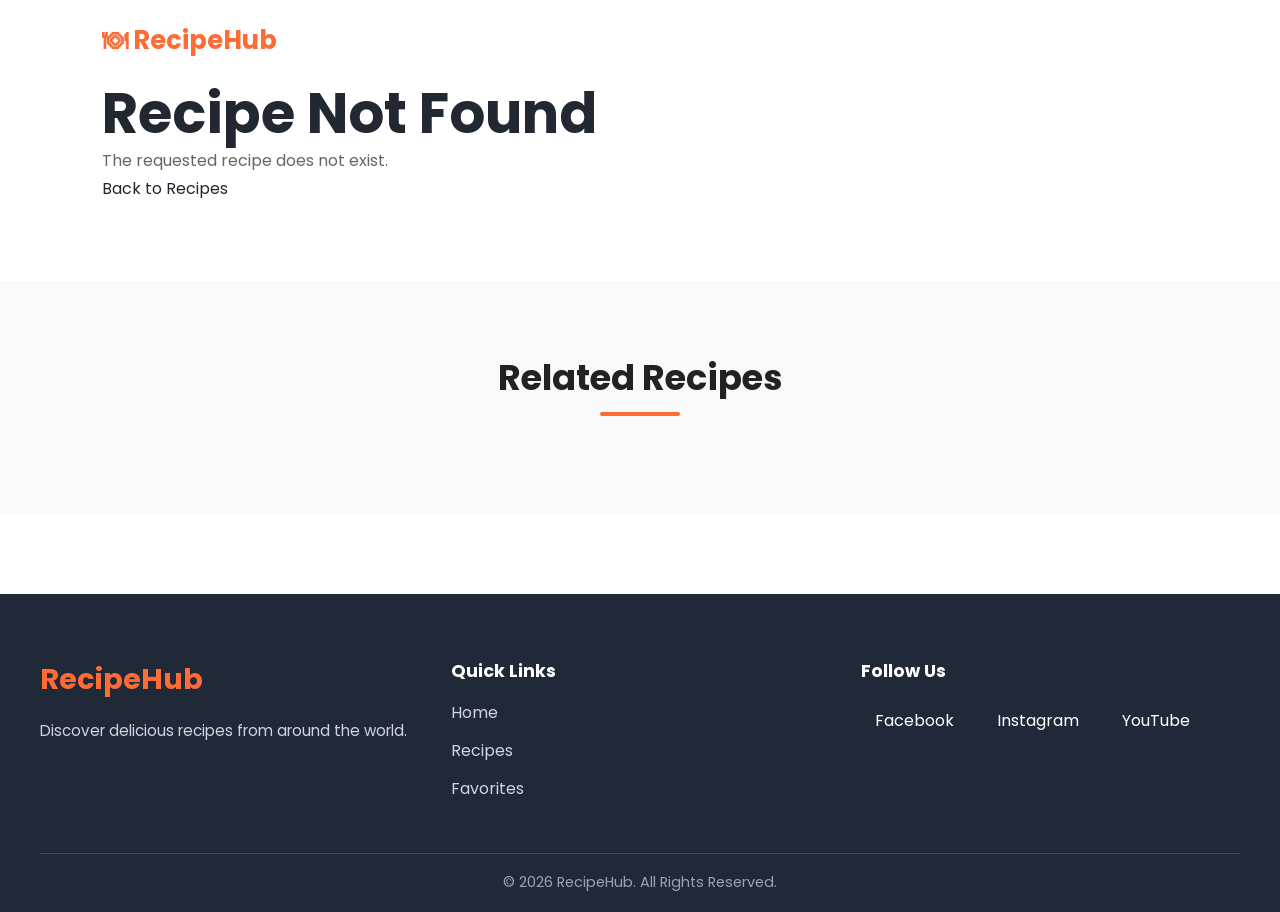
<file: recipe.html>
<!DOCTYPE html>
<html lang="en">

<head>

    <meta charset="UTF-8">

    <meta name="viewport"
          content="width=device-width, initial-scale=1.0">

    <title>Recipe Details | RecipeHub</title>

    <link rel="stylesheet" href="css/style.css">
    <link rel="stylesheet" href="css/navbar.css">
    <link rel="stylesheet" href="css/recipe.css">
    <link rel="stylesheet" href="css/footer.css">
    <link rel="stylesheet" href="css/responsive.css">

</head>

<body>

<!-- ===========================
Navbar
============================ -->

<header>

<nav class="navbar">

<div class="logo">

<a href="index.html">

🍽 RecipeHub

</a>

</div>

<ul class="nav-links">

<li>

<a href="index.html">

Home

</a>

</li>

<li>

<a href="index.html#recipes">
Recipes
</a>


</li>

<li>

<a href="favorites.html">

Favorites

</a>

</li>

<li>

<a href="about.html">

About

</a>

</li>

<li>

<a href="contact.html">

Contact

</a>

</li>

</ul>

<div class="menu-toggle">

<span></span>

<span></span>

<span></span>

</div>

</nav>

</header>

<!-- ===========================
Recipe Details
============================ -->

<main>

<section
id="recipeDetails"
class="recipe-details">

<!-- Dynamic Content -->

</section>

</main>

<!-- ===========================
Related Recipes
============================ -->

<section class="related-section">

<div class="container">

<h2>

Related Recipes

</h2>

<div
id="relatedRecipes"
class="related-grid" class="">

</div>

</div>

</section>

<!-- ===========================
Footer
============================ -->

<footer>

<div class="container">

<div class="footer-content">

<div>

<h3>

RecipeHub

</h3>

<p>

Discover delicious recipes from around the world.

</p>

</div>

<div>

<h4>

Quick Links

</h4>

<ul>

<li>

<a href="index.html">

Home

</a>

</li>

<li>

    
<a href="index.html#recipes">
Recipes
</a>


</li>

<li>

<a href="favorites.html">

Favorites

</a>

</li>

</ul>

</div>

<div>

<h4>

Follow Us

</h4>

<div class="social-links">

<a href="https://www.facebook.com"
   target="_blank">

Facebook

</a>

<a href="https://www.instagram.com"
   target="_blank">

Instagram

</a>

<a href="https://www.youtube.com"
   target="_blank">

YouTube

</a>

</div>

</div>

</div>

<hr>

<p class="copyright">

© 2026 RecipeHub.

All Rights Reserved.

</p>

</div>

</footer>

<!-- ===========================
Scripts
============================ -->

<script type="module" src="js/recipe.js"></script>


</body>

</html>
</file>
<file: css/style.css>
/* ==========================================================
   RecipeHub - Global Styles
   Author : Your Name
   Description : Base styling, theme variables, typography,
                 buttons, utilities and global reset.
========================================================== */

/* ---------------- GOOGLE FONT ---------------- */

@import url('https://fonts.googleapis.com/css2?family=Poppins:wght@300;400;500;600;700;800&display=swap');

/* ---------------- CSS VARIABLES ---------------- */

:root{

    --primary:#ff6b35;
    --primary-dark:#e85a26;
    --secondary:#ffa41b;

    --dark:#222831;
    --light:#ffffff;

    --gray:#666;
    --light-gray:#f5f5f5;
    --border:#e2e2e2;

    --success:#22c55e;
    --danger:#ef4444;

    --radius:12px;

    --shadow:
        0 10px 30px rgba(0,0,0,.08);

    --transition:.35s ease;

    --max-width:1200px;

}

/* ---------------- RESET ---------------- */

*{
    margin:0;
    padding:0;
    box-sizing:border-box;
}

html{

    scroll-behavior:smooth;

}

body{

    font-family:'Poppins',sans-serif;

    background:#fff;

    color:var(--dark);

    overflow-x:hidden;

}

/* ---------------- GLOBAL ---------------- */

img{

    width:100%;
    display:block;

}

a{

    text-decoration:none;
    color:inherit;

}

ul{

    list-style:none;

}

button{

    border:none;

    cursor:pointer;

    font-family:inherit;

}

input{

    font-family:inherit;

    outline:none;

}

/* ---------------- HEADINGS ---------------- */

h1{

    font-size:3.5rem;

    line-height:1.2;

}

h2{

    font-size:2.2rem;

    margin-bottom:20px;

}

h3{

    font-size:1.4rem;

}

p{

    color:var(--gray);

    line-height:1.8;

}

/* ---------------- SECTION ---------------- */

section{

    padding:80px 8%;

}

.container{

    max-width:var(--max-width);

    margin:auto;

}

/* ---------------- BUTTONS ---------------- */

.btn{

    display:inline-block;

    background:var(--primary);

    color:#fff;

    padding:14px 30px;

    border-radius:50px;

    transition:var(--transition);

    font-weight:600;

}

.btn:hover{

    background:var(--primary-dark);

    transform:translateY(-3px);

}

/* ---------------- SECTION TITLE ---------------- */

section h2{

    text-align:center;

    position:relative;

    margin-bottom:50px;

}

section h2::after{

    content:"";

    width:80px;

    height:4px;

    background:var(--primary);

    position:absolute;

    left:50%;

    transform:translateX(-50%);

    bottom:-12px;

    border-radius:10px;

}

/* ---------------- SCROLLBAR ---------------- */

::-webkit-scrollbar{

    width:10px;

}

::-webkit-scrollbar-thumb{

    background:var(--primary);

    border-radius:20px;

}

::-webkit-scrollbar-track{

    background:#f2f2f2;

}

/* ---------------- UTILITIES ---------------- */

.text-center{

    text-align:center;

}

.shadow{

    box-shadow:var(--shadow);

}

.rounded{

    border-radius:var(--radius);

}

.hidden{

    display:none;

}

/* ---------------- CARD ---------------- */

.card{

    background:#fff;

    border-radius:var(--radius);

    overflow:hidden;

    box-shadow:var(--shadow);

    transition:var(--transition);

}

.card:hover{

    transform:translateY(-8px);

}

/* ---------------- LOADER ---------------- */

.loader{

    width:50px;

    height:50px;

    border:6px solid #eee;

    border-top:6px solid var(--primary);

    border-radius:50%;

    animation:spin 1s linear infinite;

    margin:50px auto;

}

/* ---------------- KEYFRAMES ---------------- */

@keyframes spin{

    from{

        transform:rotate(0);

    }

    to{

        transform:rotate(360deg);

    }

}

/* ---------------- FADE IN ---------------- */

.fade{

    animation:fadeIn 1s ease;

}

@keyframes fadeIn{

    from{

        opacity:0;

        transform:translateY(20px);

    }

    to{

        opacity:1;

        transform:translateY(0);

    }

}

/* ===========================================
   Scroll To Top Button
=========================================== */

.scroll-top{

    position:fixed;

    right:25px;

    bottom:25px;

    width:55px;

    height:55px;

    border-radius:50%;

    background:var(--primary);

    color:#fff;

    border:none;

    font-size:20px;

    cursor:pointer;

    box-shadow:0 10px 20px rgba(0,0,0,.2);

    opacity:0;

    visibility:hidden;

    transform:translateY(20px);

    transition:.35s;

    z-index:999;

}

.scroll-top.show{

    opacity:1;

    visibility:visible;

    transform:translateY(0);

}

.scroll-top:hover{

    background:var(--primary-dark);

    transform:translateY(-5px);

}

#searchSuggestions {
    background: #fff;
    border-radius: 10px;
    overflow: hidden;
    margin-top: 8px;
}

.suggestion-item {
    padding: 10px;
    cursor: pointer;
}

.suggestion-item:hover,
.suggestion-item.active {
    background: #f3f3f3;
}

.history-item {
    margin: 4px;
    padding: 6px 10px;
    border: none;
    border-radius: 20px;
    cursor: pointer;
}

/* ===========================================
   Contact Form
=========================================== */
.contact-grid {
    display: flex;
    flex-direction: column;
    align-items: center;
    gap: 40px;
}

.contact-form {
    width: 100%;
    max-width: 700px;
}
.form-group {
    margin-bottom: 20px;
}

.form-group label {
    display: block;
    margin-bottom: 8px;
    font-weight: 600;
}

.form-group input,
.form-group textarea {
    width: 100%;

    padding: 14px;

    border: 2px solid #e5e5e5;

    border-radius: 10px;

    font-size: 1rem;

    transition: 0.3s;
}

.form-group input:focus,
.form-group textarea:focus {
    outline: none;

    border-color: #ff6b35;

    box-shadow: 0 0 10px rgba(255,107,53,0.2);
}

/* ===========================================
    FAQ Section
=========================================== */
.faq-container {
    max-width: 1200px;
    margin: 0 auto;

    display: grid;
    grid-template-columns: repeat(auto-fit, minmax(280px, 1fr));
    gap: 25px;
}

.faq-item {
    text-align: center;

    background: white;

    padding: 25px;

    border-radius: 15px;

    box-shadow: 0 4px 15px rgba(0,0,0,0.08);

    transition: transform 0.3s ease;
}

.faq-item:hover {
    transform: translateY(-5px);
}
/* ===========================================
    Get in Touch Section
=========================================== */
.contact-info{
    width: 100%;
}

.contact-info h2{
    text-align: center;
    margin-bottom: 30px;
}

.contact-info{
    display: grid;
    grid-template-columns: repeat(4, 1fr);
    gap: 20px;
}

.contact-card{
    text-align: center;
    padding: 25px;
    border-radius: 15px;
    background: #fff;
    box-shadow: 0 5px 20px rgba(0,0,0,0.1);
    transition: transform 0.3s ease;
}

.contact-card:hover{
    transform: translateY(-5px);
}

/* Glowing Top Line */

.contact-card::before{
    content:"";

    position:absolute;

    top:0;
    left:0;

    width:100%;
    height:5px;

    background:linear-gradient(
        90deg,
        #ff6b35,
        #ff9f1c
    );
}

/* Headings */

.contact-card h3{
    font-size:1.3rem;
    margin-bottom:15px;
    color:#ff6b35;
}

.contact-card p{
    line-height:1.8;
    color:#444;
}



.contact-icon{
    font-size:3rem;
    margin-bottom:15px;
}

/* ==========================
   Social Media Section
========================== */

.social-grid{
    display:flex;
    justify-content:center;
    align-items:center;
    gap:25px;
    flex-wrap:wrap;
    margin-top:30px;
}

.social-card{
    width:220px;
    height:90px;

    display:flex;
    align-items:center;
    justify-content:center;

    text-decoration:none;
    font-size:1.1rem;
    font-weight:600;

    color:#fff;

    border-radius:18px;

    transition:all 0.3s ease;

    box-shadow:0 10px 25px rgba(0,0,0,0.15);
}

.social-card:nth-child(1){
    background:#1877f2;
}

.social-card:nth-child(2){
    background:linear-gradient(
        45deg,
        #f58529,
        #dd2a7b,
        #8134af,
        #515bd4
    );
}

.social-card:nth-child(3){
    background:#ff0000;
}

.social-card:nth-child(4){
    background:#000;
}

.social-card:hover{
    transform:translateY(-8px) scale(1.05);
    box-shadow:0 18px 35px rgba(0,0,0,0.25);
}
</file>
<file: css/navbar.css>
/* ==================================================
   NAVBAR
================================================== */

header{

    width:100%;

    position:fixed;

    top:0;
    left:0;

    z-index:1000;

}

.navbar{

    width:100%;

    height:80px;

    display:flex;

    justify-content:space-between;

    align-items:center;

    padding:0 8%;

    transition:.4s ease;

}

/* Sticky navbar */

.navbar.sticky{

    background:#ffffff;

    box-shadow:0 8px 20px rgba(0,0,0,.08);

}

/* ================= Logo ================= */

.logo{

    display:flex;

    align-items:center;

    gap:10px;

    font-size:1.6rem;

    font-weight:700;

    color:var(--primary);

}

.logo i{

    font-size:1.8rem;

}

/* ================= Navigation ================= */

.nav-links{

    display:flex;

    align-items:center;

    gap:35px;

}

.nav-links li{

    list-style:none;

}

.nav-links a{

    position:relative;

    color:#ffffff;

    font-weight:500;

    transition:.3s;

}

/* Text color after sticky */

.navbar.sticky .nav-links a{

    color:var(--dark);

}

/* Hover */

.nav-links a:hover{

    color:var(--primary);

}

/* Underline */

.nav-links a::after{

    content:"";

    position:absolute;

    left:0;

    bottom:-8px;

    width:0;

    height:3px;

    background:var(--primary);

    transition:.35s;

    border-radius:10px;

}

.nav-links a:hover::after{

    width:100%;

}

/* ================= Menu Button ================= */

.menu-btn{

    display:none;

    font-size:1.8rem;

    color:#ffffff;

    cursor:pointer;

}

.navbar.sticky .menu-btn{

    color:var(--dark);

}

/* ================= Mobile ================= */

@media(max-width:900px){

.nav-links{

    position:fixed;

    top:80px;

    right:-100%;

    width:270px;

    height:calc(100vh - 80px);

    background:#ffffff;

    display:flex;

    flex-direction:column;

    justify-content:flex-start;

    align-items:center;

    padding-top:50px;

    gap:30px;

    box-shadow:-10px 0 25px rgba(0,0,0,.08);

    transition:.4s;

}

.nav-links.active{

    right:0;

}

.nav-links a{

    color:var(--dark);

    font-size:1.05rem;

}

.menu-btn{

    display:block;

}

}
</file>
<file: css/home.css>
/* ==========================================================
   HOME PAGE
   Hero Section
   Search
   Categories
========================================================== */

/* ================= HERO ================= */

.hero{

    width:100%;
    height:100vh;

    background:url("../assets/images/hero.jpg")
    center center/cover no-repeat;

    position:relative;

    display:flex;
    justify-content:center;
    align-items:center;

    overflow:hidden;

}

/* Dark Overlay */

.hero-overlay{

    position:absolute;

    inset:0;

    background:linear-gradient(
        rgba(0,0,0,.55),
        rgba(0,0,0,.55)
    );

}

/* Hero Content */

.hero-content{

    position:relative;

    z-index:2;

    max-width:800px;

    text-align:center;

    color:#fff;

    padding:20px;

    animation:heroFade 1s ease;

}

.hero-content h1{

    font-size:4rem;

    margin-bottom:20px;

    font-weight:700;

}

.hero-content p{

    color:#f5f5f5;

    font-size:1.15rem;

    margin-bottom:45px;

}

/* ================= SEARCH ================= */

.search-box{

    width:100%;

    max-width:650px;

    margin:auto;

    display:flex;

    background:#fff;

    border-radius:50px;

    overflow:hidden;

    box-shadow:
        0 15px 40px rgba(0,0,0,.2);

}

.search-box input{

    flex:1;

    padding:18px 25px;

    border:none;

    font-size:1rem;

}

.search-box input::placeholder{

    color:#888;

}

.search-box button{

    width:70px;

    background:var(--primary);

    color:#fff;

    font-size:1.1rem;

    transition:.3s;

}

.search-box button:hover{

    background:var(--primary-dark);

}

/* ================= CATEGORY ================= */

.category-section{

    background:#fafafa;

}

.categories{

    display:flex;

    justify-content:center;

    align-items:center;

    flex-wrap:wrap;

    gap:18px;

    margin-top:35px;

    


}

.category{

    padding:14px 28px;

    background:#fff;

    border-radius:40px;

    border:2px solid var(--primary);

    color:var(--primary);

    font-weight:600;

    transition:.35s;

    box-shadow:0 5px 15px rgba(0,0,0,.05);

}

.category:hover{

    background:var(--primary);

    color:#fff;

    transform:translateY(-5px);

}

.category.active{

    background:var(--primary);

    color:#fff;

}

/* ================= RECIPE SECTION ================= */

.recipes{

    background:#ffffff;

}

.recipe-grid{

    margin-top:60px;

    display:grid;

    grid-template-columns:
        repeat(auto-fit,minmax(280px,1fr));

    gap:30px;

}

/* Placeholder Cards */

.recipe-placeholder{

    height:320px;

    background:#f5f5f5;

    border-radius:15px;

}

/* ================= CTA ================= */

.hero-content .btn{

    margin-top:30px;

}

/* ================= ANIMATION ================= */

@keyframes heroFade{

    from{

        opacity:0;

        transform:translateY(50px);

    }

    to{

        opacity:1;

        transform:translateY(0);

    }

}

/* ================= TABLET ================= */

@media(max-width:992px){

.hero-content h1{

    font-size:3rem;

}

}

/* ================= MOBILE ================= */

@media(max-width:768px){

.hero{

    height:90vh;

}

.hero-content h1{

    font-size:2.3rem;

}

.hero-content p{

    font-size:1rem;

}

.search-box{

    flex-direction:column;

    border-radius:18px;

}

.search-box input{

    width:100%;

}

.search-box button{

    width:100%;

    padding:18px;

}

.categories{

    gap:12px;


}

.category{

    padding:12px 20px;

    font-size:.9rem;

}

}

/* ================= SMALL MOBILE ================= */

@media(max-width:480px){

.hero-content h1{

    font-size:2rem;

}

.hero-content{

    padding:15px;

}

}
</file>
<file: css/cards.css>
/*=========================================================
RecipeHub
cards.css
=========================================================*/

/*==========================
Recipes Grid
==========================*/

.recipes-grid,
.recipe-grid,
.related-grid,
#recipeContainer,
#featuredRecipes,
#favoritesContainer {

    display: grid;
    grid-template-columns: repeat(auto-fit, minmax(300px, 1fr));
    gap: 2rem;
    margin-top: 2rem;

}

/*==========================
Recipe Card
==========================*/

.recipe-card {

    background: #ffffff;
    border-radius: 18px;
    overflow: hidden;
    box-shadow: 0 8px 24px rgba(0,0,0,0.08);
    transition: all .35s ease;
    position: relative;
    display: flex;
    flex-direction: column;

}

.recipe-card:hover {

    transform: translateY(-8px);
    box-shadow: 0 15px 35px rgba(0,0,0,.15);

}

/*==========================
Recipe Image
==========================*/

.recipe-image {

    position: relative;
    overflow: hidden;
    height: 220px;

}

.recipe-image img {

    width: 100%;
    height: 100%;
    object-fit: cover;
    transition: transform .5s ease;

}

.recipe-card:hover img {

    transform: scale(1.08);

}

/*==========================
Rating Badge
==========================*/

.recipe-rating {

    position: absolute;
    left: 15px;
    top: 15px;

    background: #ff9800;
    color: white;

    padding: 6px 12px;

    border-radius: 30px;

    font-size: .85rem;

    font-weight: 600;

}

/*==========================
Favorite Button
==========================*/

.favorite-icon {

    position: absolute;

    right: 15px;

    top: 15px;

    width: 42px;

    height: 42px;

    border: none;

    border-radius: 50%;

    cursor: pointer;

    background: white;

    display: flex;

    align-items: center;

    justify-content: center;

    font-size: 1.3rem;

    transition: .3s;

    box-shadow: 0 5px 12px rgba(0,0,0,.12);

    z-index: 5;

}

.favorite-icon:hover {

    transform: scale(1.12);

}

.favorite-icon.active {

    background: #ffe6ea;

}

/*==========================
Card Content
==========================*/

.recipe-content {

    padding: 1.4rem;

    display: flex;

    flex-direction: column;

    flex: 1;

}

.recipe-category {

    display: inline-block;

    width: fit-content;

    background: #e8f5e9;

    color: #2e7d32;

    padding: 5px 12px;

    border-radius: 25px;

    font-size: .82rem;

    font-weight: 600;

    margin-bottom: .8rem;

}

.recipe-content h3 {

    margin-bottom: .8rem;

    color: #222;

    font-size: 1.35rem;

    line-height: 1.4;

}

.recipe-content p {

    color: #666;

    line-height: 1.7;

    flex: 1;

    margin-bottom: 1rem;

}

/*==========================
Meta
==========================*/

.recipe-meta {

    display: flex;

    justify-content: space-between;

    flex-wrap: wrap;

    gap: .6rem;

    margin-bottom: 1.3rem;

    color: #555;

    font-size: .9rem;

}

/*==========================
Buttons
==========================*/

.recipe-actions {

    display: flex;

    gap: .8rem;

}

.view-btn {

    width: 100%;

    padding: 12px;

    border: none;

    border-radius: 8px;

    background: #ff6b35;

    color: white;

    font-weight: 600;

    cursor: pointer;

    transition: .3s;

}

.view-btn:hover {

    background: #e65c28;

}

.remove-btn {

    width: 100%;

    padding: 12px;

    border: none;

    border-radius: 8px;

    background: #dc3545;

    color: white;

    cursor: pointer;

    transition: .3s;

}

.remove-btn:hover {

    background: #bb2d3b;

}

/*==========================
Related Cards
==========================*/

.related-card {

    background: white;

    border-radius: 15px;

    overflow: hidden;

    box-shadow: 0 6px 18px rgba(0,0,0,.08);

    transition: .3s;

}

.related-card:hover {

    transform: translateY(-5px);

}

.related-card img {

    width: 100%;

    height: 200px;

    object-fit: cover;

}

.related-card h3 {

    padding: 15px;

}

.related-card p {

    padding: 0 15px;

    color: #666;

}

.related-card a {

    display: inline-block;

    margin: 15px;

    color: #ff6b35;

    font-weight: 600;

    text-decoration: none;

}

/*==========================
Feature Cards
==========================*/

.feature-card {

    background: white;

    padding: 2rem;

    border-radius: 15px;

    text-align: center;

    box-shadow: 0 6px 18px rgba(0,0,0,.08);

    transition: .3s;

}

.feature-card:hover {

    transform: translateY(-6px);

}

/*==========================
Statistics Cards
==========================*/

.stat-card {

    background: white;

    text-align: center;

    padding: 2rem;

    border-radius: 15px;

    box-shadow: 0 5px 15px rgba(0,0,0,.08);

}

.stat-card h2 {

    color: #ff6b35;

    font-size: 2.4rem;

    margin-bottom: .5rem;

}

/*==========================
Technology Cards
==========================*/

.tech-card {

    background: white;

    border-radius: 15px;

    padding: 2rem;

    text-align: center;

    box-shadow: 0 5px 15px rgba(0,0,0,.08);

    transition: .3s;

}

.tech-card:hover {

    transform: translateY(-6px);

}

/*==========================
Contact Cards
==========================*/

.contact-card {

    background: white;

    padding: 1.5rem;

    border-radius: 15px;

    margin-bottom: 1rem;

    box-shadow: 0 4px 12px rgba(0,0,0,.08);

}

/*==========================
Social Cards
==========================*/

.social-card {

    display: flex;

    align-items: center;

    justify-content: center;

    text-decoration: none;

    background: white;

    color: #222;

    padding: 1rem;

    border-radius: 12px;

    box-shadow: 0 4px 12px rgba(0,0,0,.08);

    transition: .3s;

}

.social-card:hover {

    background: #ff6b35;

    color: white;

}

/*==========================
Empty State
==========================*/

.empty-state,
.no-results {

    text-align: center;

    padding: 4rem 2rem;

}

.empty-state img,
.no-results img {

    max-width: 280px;

    margin-bottom: 1.5rem;

}

.empty-state h2,
.no-results h2 {

    margin-bottom: 1rem;

    color: #222;

}

.empty-state p,
.no-results p {

    color: #666;

    margin-bottom: 1.5rem;

}

/*==========================
Animations
==========================*/

.fade-in {

    animation: fadeIn .7s ease forwards;

}

@keyframes fadeIn {

    from {

        opacity: 0;

        transform: translateY(25px);

    }

    to {

        opacity: 1;

        transform: translateY(0);

    }

}
.categories {
    display: flex;
    justify-content: center;
    flex-wrap: wrap;
    gap: 15px;
    margin-top: 20px;
}

.category-btn {
    padding: 12px 24px;
    border: none;
    border-radius: 30px;

    background: #ffffff;
    color: #333;

    font-size: 0.95rem;
    font-weight: 600;

    cursor: pointer;

    box-shadow: 0 4px 10px rgba(0, 0, 0, 0.08);

    transition: all 0.3s ease;
}

.category-btn:hover {
    background: #ff6b35;
    color: white;
    transform: translateY(-3px);
}

.category-btn.active {
    background: linear-gradient(
        135deg,
        #ff6b35,
        #ff9f1c
    );

    color: white;

    box-shadow:
        0 6px 16px rgba(255, 107, 53, 0.35);
}

/* Favorites Counter */

.favorites-count-section{
    text-align: center;
    margin: 30px 0;
}

.favorites-heading{
    font-size: 2rem;
    font-weight: 700;
    color: #333;
    position: relative;
    display: inline-block;
    padding-bottom: 10px;
}

.favorites-heading::after{
    content: "";
    position: absolute;
    left: 50%;
    bottom: 0;
    width: 80px;
    height: 4px;
    background: linear-gradient(
        90deg,
        #ff6b35,
        #ffb347
    );
    transform: translateX(-50%);
    border-radius: 10px;
}

#favoriteCount{
    color: #ff6b35;
    margin-left: 9px;
    font-size: 2rem !important;
    font-weight: 800;
    
}
</file>
<file: css/footer.css>
/*=========================================================
RecipeHub
footer.css
=========================================================*/

/*==========================
Footer
==========================*/

footer {

    background: #1f2937;
    color: #ffffff;
    margin-top: 5rem;
    padding: 4rem 0 1rem;

}

/*==========================
Container
==========================*/

.footer-content {

    display: grid;
    grid-template-columns: repeat(auto-fit, minmax(220px, 1fr));
    gap: 2rem;
    margin-bottom: 2.5rem;

}

/*==========================
Footer Brand
==========================*/

.footer-brand h3,
.footer-content h3 {

    font-size: 1.8rem;
    margin-bottom: 1rem;
    color: #ff6b35;

}

.footer-brand p,
.footer-content p {

    color: #d1d5db;
    line-height: 1.8;
    font-size: .95rem;

}

/*==========================
Footer Headings
==========================*/

.footer-content h4 {

    margin-bottom: 1rem;
    font-size: 1.1rem;
    color: #ffffff;

}

/*==========================
Footer Lists
==========================*/

.footer-content ul {

    list-style: none;
    padding: 0;
    margin: 0;

}

.footer-content ul li {

    margin-bottom: .8rem;

}

.footer-content ul li a {

    color: #d1d5db;
    text-decoration: none;
    transition: color .3s ease;

}

.footer-content ul li a:hover {

    color: #ff6b35;

}

/*==========================
Social Links
==========================*/

.social-links {
    display: flex;
    align-items: center;
    gap: 15px;
    flex-wrap: wrap;
}

.social-links a {
    display: inline-block;
    padding: 8px 14px;
    text-decoration: none;
    border-radius: 6px;
    transition: 0.3s ease;
}

.social-links a:hover {

    background: #ff6b35;
    transform: translateY(-4px);

}

/*==========================
Newsletter
==========================*/

.newsletter {

    margin-top: 1rem;

}

.newsletter form {

    display: flex;
    margin-top: 1rem;

}

.newsletter input {

    flex: 1;
    padding: 12px 15px;

    border: none;
    outline: none;

    border-radius: 8px 0 0 8px;

}

.newsletter button {

    border: none;
    cursor: pointer;

    padding: 12px 20px;

    background: #ff6b35;
    color: white;

    border-radius: 0 8px 8px 0;

    transition: background .3s;

}

.newsletter button:hover {

    background: #e85a2a;

}

/*==========================
Divider
==========================*/

footer hr {

    border: none;
    height: 1px;
    background: rgba(255,255,255,.15);
    margin: 2rem 0 1rem;

}

/*==========================
Copyright
==========================*/

.copyright {

    text-align: center;
    color: #9ca3af;
    font-size: .9rem;

}

/*==========================
Footer Buttons
==========================*/

.footer-btn {

    display: inline-block;

    margin-top: 1rem;

    padding: 10px 18px;

    background: #ff6b35;

    color: white;

    text-decoration: none;

    border-radius: 8px;

    transition: .3s;

}

.footer-btn:hover {

    background: #e85a2a;

}

/*==========================
Contact Info
==========================*/

.footer-contact p {

    display: flex;
    align-items: center;
    gap: .6rem;

    margin-bottom: .8rem;

}

/*==========================
Quick Links Hover
==========================*/

.footer-content ul li {

    transition: transform .3s ease;

}

.footer-content ul li:hover {

    transform: translateX(6px);

}

/*==========================
Responsive
==========================*/

@media (max-width:768px){

footer{

text-align:center;

}

.footer-content{

grid-template-columns:1fr;

}

.social-links{

justify-content:center;

}

.newsletter form{

flex-direction:column;

gap:10px;

}

.newsletter input{

border-radius:8px;

}

.newsletter button{

border-radius:8px;

}

.footer-contact p{

justify-content:center;

}

}
</file>
<file: css/responsive.css>
/*=========================================================
RecipeHub
responsive.css
=========================================================*/

/*==========================
Large Screens (1200px)
==========================*/

@media (max-width:1200px){

.container{

width:90%;
max-width:1100px;

}

.hero-content h1{

font-size:3rem;

}

}

/*==========================
Laptop (992px)
==========================*/

@media (max-width:992px){

.hero{

padding:80px 0;

}

.hero-content{

grid-template-columns:1fr;

text-align:center;

gap:3rem;

}

.hero-image{

order:-1;

}

.hero-image img{

max-width:500px;

margin:auto;

}

.about-grid{

grid-template-columns:1fr;

gap:2rem;

}

.contact-grid{

grid-template-columns:1fr;

gap:2rem;

}

.features-grid,
.tech-grid,
.stats-grid{

grid-template-columns:repeat(2,1fr);

}

.recipe-details{

grid-template-columns:1fr;

}

.recipe-image-large{

max-width:100%;

}

.footer-content{

grid-template-columns:repeat(2,1fr);

}

}

/*==========================
Tablet (768px)
==========================*/

@media (max-width:768px){

.container{

width:92%;

}

/* Navbar */

.menu-toggle{

display:flex;

flex-direction:column;

justify-content:center;

gap:5px;

cursor:pointer;

}

.menu-toggle span{

width:26px;

height:3px;

background:#333;

border-radius:5px;

transition:.3s;

}

.nav-links{

position:absolute;

top:100%;

left:0;

width:100%;

background:#fff;

flex-direction:column;

align-items:center;

padding:20px 0;

box-shadow:0 10px 25px rgba(0,0,0,.08);

display:none;

z-index:999;

}

.nav-links.active{

display:flex;

}

.nav-links li{

margin:10px 0;

}

/* Hero */

.hero{

padding:70px 0;

}

.hero-content h1{

font-size:2.5rem;

}

.hero-content p{

font-size:1rem;

}

/* Search */

.search-box{

flex-direction:column;

}

.search-box input{

width:100%;

margin-bottom:15px;

}

.search-box button{

width:100%;

}

/* Filters */

.filter-buttons{

justify-content:center;

flex-wrap:wrap;

gap:10px;

}

/* Cards */

.recipes-grid,
.recipe-grid,
.related-grid,
#featuredRecipes,
#favoritesContainer{

grid-template-columns:1fr;

}

/* Recipe */

.recipe-meta{

flex-direction:column;

gap:10px;

}

.recipe-actions{

flex-direction:column;

}

.favorite-btn,
.share-btn,
.print-btn{

width:100%;

}

/* Contact */

.form-row{

grid-template-columns:1fr;

}

/* Footer */

.footer-content{

grid-template-columns:1fr;

text-align:center;

}

.social-links{

justify-content:center;

}

}

/*==========================
Mobile (576px)
==========================*/

@media (max-width:576px){

body{

font-size:15px;

}

.hero{

padding:60px 0;

}

.hero-content h1{

font-size:2rem;

line-height:1.3;

}

.hero-content p{

font-size:.95rem;

}

.section-title{

font-size:1.8rem;

}

.page-banner{

padding:70px 0;

}

.page-banner h1{

font-size:2rem;

}

/* Recipe Card */

.recipe-card{

border-radius:15px;

}

.recipe-image{

height:220px;

}

.recipe-content{

padding:1rem;

}

.recipe-content h3{

font-size:1.2rem;

}

/* Recipe Details */

.recipe-title{

font-size:2rem;

}

.ingredients-list li,
.instructions-list li{

font-size:.95rem;

}

/* Buttons */

.btn,
.view-btn,
.favorite-btn,
.remove-btn,
.share-btn,
.print-btn{

width:100%;

padding:14px;

font-size:15px;

}

/* Contact */

.contact-card{

padding:20px;

}

.contact-form{

padding:20px;

}

/* Stats */

.features-grid,
.tech-grid,
.stats-grid{

grid-template-columns:1fr;

}

/* About */

.about-image{

width:100%;

}


/* Tables */

table{

display:block;

overflow-x:auto;

}

/* Toast */

.toast{

right:15px;

left:15px;

bottom:20px;

text-align:center;

}

/* Scroll Button */

.scroll-top{

right:20px;

bottom:20px;

}

}

/*==========================
Small Mobile (400px)
==========================*/

@media (max-width:400px){

.hero-content h1{

font-size:1.7rem;

}

.logo{

font-size:1.3rem;

}

.recipe-image{

height:190px;

}

.favorite-icon{

width:38px;

height:38px;

font-size:18px;

}

.recipe-rating{

font-size:.75rem;

padding:5px 10px;

}

.recipe-title{

font-size:1.6rem;

}

.section-title{

font-size:1.5rem;

}

}

/*==========================
Landscape Phones
==========================*/

@media (max-height:500px) and (orientation:landscape){

.hero{

padding:40px 0;

}

.page-banner{

padding:50px 0;

}

}

/*==========================
Large Desktop
==========================*/

@media (min-width:1400px){

.container{

max-width:1320px;

}

.recipes-grid,
.recipe-grid{

grid-template-columns:repeat(4,1fr);

}

}

@media (max-width: 992px){
    .contact-info{
        grid-template-columns: repeat(2, 1fr);
    }
}

@media (max-width: 576px){
    .contact-info{
        grid-template-columns: 1fr;
    }
}

@media (max-width:768px){

    .recipe-hero{
        grid-template-columns: 1fr;
    }

    .recipe-image{
        width: 100%;
        order: -1;
    }

    .recipe-image img{
        width: 100%;
        height: auto;
        max-height: 350px;
        object-fit: cover;
    }
}
</file>
<file: css/animations.css>
/*=========================================================
RecipeHub
cards.css
=========================================================*/

/*==========================
Recipes Grid
==========================*/

.recipes-grid,
.recipe-grid,
.related-grid,
#recipeContainer,
#featuredRecipes,
#favoritesContainer {

    display: grid;
    grid-template-columns: repeat(auto-fit, minmax(300px, 1fr));
    gap: 2rem;
    margin-top: 2rem;

}

/*==========================
Recipe Card
==========================*/

.recipe-card {

    background: #ffffff;
    border-radius: 18px;
    overflow: hidden;
    box-shadow: 0 8px 24px rgba(0,0,0,0.08);
    transition: all .35s ease;
    position: relative;
    display: flex;
    flex-direction: column;

}

.recipe-card:hover {

    transform: translateY(-8px);
    box-shadow: 0 15px 35px rgba(0,0,0,.15);

}

/*==========================
Recipe Image
==========================*/

.recipe-image {

    position: relative;
    overflow: hidden;
    height: 220px;

}

.recipe-image img {

    width: 100%;
    height: 100%;
    object-fit: cover;
    transition: transform .5s ease;

}

.recipe-card:hover img {

    transform: scale(1.08);

}

/*==========================
Rating Badge
==========================*/

.recipe-rating {

    position: absolute;
    left: 15px;
    top: 15px;

    background: #ff9800;
    color: white;

    padding: 6px 12px;

    border-radius: 30px;

    font-size: .85rem;

    font-weight: 600;

}

/*==========================
Favorite Button
==========================*/

.favorite-icon {

    position: absolute;

    right: 15px;

    top: 15px;

    width: 42px;

    height: 42px;

    border: none;

    border-radius: 50%;

    cursor: pointer;

    background: white;

    display: flex;

    align-items: center;

    justify-content: center;

    font-size: 1.3rem;

    transition: .3s;

    box-shadow: 0 5px 12px rgba(0,0,0,.12);

    z-index: 5;

}

.favorite-icon:hover {

    transform: scale(1.12);

}

.favorite-icon.active {

    background: #ffe6ea;

}

/*==========================
Card Content
==========================*/

.recipe-content {

    padding: 1.4rem;

    display: flex;

    flex-direction: column;

    flex: 1;

}

.recipe-category {

    display: inline-block;

    width: fit-content;

    background: #e8f5e9;

    color: #2e7d32;

    padding: 5px 12px;

    border-radius: 25px;

    font-size: .82rem;

    font-weight: 600;

    margin-bottom: .8rem;

}

.recipe-content h3 {

    margin-bottom: .8rem;

    color: #222;

    font-size: 1.35rem;

    line-height: 1.4;

}

.recipe-content p {

    color: #666;

    line-height: 1.7;

    flex: 1;

    margin-bottom: 1rem;

}

/*==========================
Meta
==========================*/

.recipe-meta {

    display: flex;

    justify-content: space-between;

    flex-wrap: wrap;

    gap: .6rem;

    margin-bottom: 1.3rem;

    color: #555;

    font-size: .9rem;

}

/*==========================
Buttons
==========================*/

.recipe-actions {

    display: flex;

    gap: .8rem;

}

.view-btn {

    width: 100%;

    padding: 12px;

    border: none;

    border-radius: 8px;

    background: #ff6b35;

    color: white;

    font-weight: 600;

    cursor: pointer;

    transition: .3s;

}

.view-btn:hover {

    background: #e65c28;

}

.remove-btn {

    width: 100%;

    padding: 12px;

    border: none;

    border-radius: 8px;

    background: #dc3545;

    color: white;

    cursor: pointer;

    transition: .3s;

}

.remove-btn:hover {

    background: #bb2d3b;

}

/*==========================
Related Cards
==========================*/

.related-card {

    background: white;

    border-radius: 15px;

    overflow: hidden;

    box-shadow: 0 6px 18px rgba(0,0,0,.08);

    transition: .3s;

}

.related-card:hover {

    transform: translateY(-5px);

}

.related-card img {

    width: 100%;

    height: 200px;

    object-fit: cover;

}

.related-card h3 {

    padding: 15px;

}

.related-card p {

    padding: 0 15px;

    color: #666;

}

.related-card a {

    display: inline-block;

    margin: 15px;

    color: #ff6b35;

    font-weight: 600;

    text-decoration: none;

}

/*==========================
Feature Cards
==========================*/

.feature-card {

    background: white;

    padding: 2rem;

    border-radius: 15px;

    text-align: center;

    box-shadow: 0 6px 18px rgba(0,0,0,.08);

    transition: .3s;

}

.feature-card:hover {

    transform: translateY(-6px);

}

/*==========================
Statistics Cards
==========================*/

.stat-card {

    background: white;

    text-align: center;

    padding: 2rem;

    border-radius: 15px;

    box-shadow: 0 5px 15px rgba(0,0,0,.08);

}

.stat-card h2 {

    color: #ff6b35;

    font-size: 2.4rem;

    margin-bottom: .5rem;

}

/*==========================
Technology Cards
==========================*/

.tech-card {

    background: white;

    border-radius: 15px;

    padding: 2rem;

    text-align: center;

    box-shadow: 0 5px 15px rgba(0,0,0,.08);

    transition: .3s;

}

.tech-card:hover {

    transform: translateY(-6px);

}

/*==========================
Contact Cards
==========================*/

.contact-info h2 {
    text-align: center;
    margin-bottom: 25px;
    color: #ff6b35;
}

.contact-card {
    background: rgba(255, 255, 255, 0.95);

    padding: 25px;

    margin-bottom: 20px;

    border-radius: 18px;

    box-shadow:
        0 10px 25px rgba(0, 0, 0, 0.08);

    border-left: 5px solid #ff6b35;

    transition: all 0.3s ease;
}

.contact-card:hover {
    transform: translateY(-5px);

    box-shadow:
        0 15px 35px rgba(255, 107, 53, 0.2);
}

.contact-card h3 {
    color: #ff6b35;
    margin-bottom: 10px;
}

.contact-card p {
    color: #555;
    line-height: 1.7;
}

/*==========================
Social Cards
==========================*/

.social-card {

    display: flex;

    align-items: center;

    justify-content: center;

    text-decoration: none;

    background: white;

    color: #222;

    padding: 1rem;

    border-radius: 12px;

    box-shadow: 0 4px 12px rgba(0,0,0,.08);

    transition: .3s;

}

.social-card:hover {

    background: #ff6b35;

    color: white;

}

/*==========================
Empty State
==========================*/

.empty-state,
.no-results {

    text-align: center;

    padding: 4rem 2rem;

}

.empty-state img,
.no-results img {

    max-width: 280px;

    margin-bottom: 1.5rem;

}

.empty-state h2,
.no-results h2 {

    margin-bottom: 1rem;

    color: #222;

}

.empty-state p,
.no-results p {

    color: #666;

    margin-bottom: 1.5rem;

}

/*==========================
Animations
==========================*/

.fade-in {
    animation: fadeInUp 0.8s ease forwards;
}

.page-transition {
    opacity: 0.8;
    transition: opacity 0.25s ease;
}

.page-loader.hide {
    opacity: 0;
    visibility: hidden;
}

@keyframes fadeIn {

    from {

        opacity: 0;

        transform: translateY(25px);

    }

    to {

        opacity: 1;

        transform: translateY(0);

    }

}
</file>
<file: css/favorites.css>
body {
    min-height: 100vh;

    background:
        linear-gradient(
            135deg,
            #fff5f0 0%,
            #ffe8d6 50%,
            #fff5f0 100%
        );

    background-attachment: fixed;
}
.page-header {
    text-align: center;
    padding: 40px 20px;
}

.page-header h1 {
    font-size: 2.5rem;
    color: #ff6b35;
    margin-bottom: 10px;
}

.page-header p {
    color: #666;
    font-size: 1.1rem;
}
.search-section {
    display: flex;
    gap: 15px;
    justify-content: center;
    align-items: center;

    margin: 30px 0;
    flex-wrap: wrap;
}

#favoriteSearch {
    width: 350px;
    max-width: 100%;

    padding: 12px 18px;

    border: 2px solid #eee;
    border-radius: 50px;

    font-size: 1rem;

    outline: none;

    transition: 0.3s ease;
}

#favoriteSearch:focus {
    border-color: #ff6b35;
    box-shadow:
        0 0 10px rgba(255,107,53,0.2);
}
.btn {
    padding: 12px 24px;

    border: none;
    border-radius: 50px;

    background:
        linear-gradient(
            135deg,
            #ff6b35,
            #ff9f1c
        );

    color: white;

    font-weight: 600;

    cursor: pointer;

    transition: 0.3s ease;
}

.btn:hover {
    transform: translateY(-2px);

    box-shadow:
        0 8px 18px rgba(255,107,53,0.3);
}
#favoriteCount {
    color: #ff6b35;
    font-size: 1.4rem;
    font-weight: 700;
}

main section p {
    text-align: center;
    font-size: 1.1rem;
}
body::before {
    content: "";

    position: fixed;

    top: 0;
    left: 0;

    width: 100%;
    height: 100%;

    background:
        radial-gradient(
            rgba(255,107,53,0.08) 2px,
            transparent 2px
        );

    background-size: 40px 40px;

    pointer-events: none;

    z-index: -1;
}
.empty-state {
    display: flex;
    flex-direction: column;
    align-items: center;
    justify-content: center;

    text-align: center;

    padding: 60px 20px;
}

.empty-state img {
    display: block;

    width: 300px;
    max-width: 100%;

    margin: 0 auto 25px;

    border-radius: 20px;

    box-shadow:
        0 10px 25px rgba(0, 0, 0, 0.15);
}

.empty-state h2 {
    margin-bottom: 12px;

    color: #333;
}

.empty-state p {
    margin-bottom: 25px;

    color: #666;
}
.empty-state img {
    width: 400px;
    max-width: 90%;
}
.favorites-grid .recipe-card {
    max-width: 500px;
    margin: 0 auto;
    display: flex;
}

.favorites-grid .recipe-card img {
    height: 200px;
}
</file>
<file: css/recipe.css>
/*=========================================================
RecipeHub
recipe.css
Recipe Details Page
=========================================================*/

/*=========================================================
Recipe Page
=========================================================*/

.recipe-page {

    padding: 60px 0;

    background: #f8f9fa;

    min-height: 100vh;

}

/*=========================================================
Recipe Container
=========================================================*/

.recipe-container {

    max-width: 1200px;

    margin: auto;

    padding: 0 20px;

}
/* Recipe Hero Layout */

.recipe-hero{
    display: grid;
    grid-template-columns: 1fr 1fr;
    gap: 40px;
    align-items: center;
    margin: 40px 0;
}

/* Recipe Image */

.recipe-image{
    width: 100%;
}

.recipe-image img{
    width: 100%;
    height: 450px;
    object-fit: cover;
    border-radius: 20px;
    display: block;
    box-shadow: 0 10px 30px rgba(0,0,0,0.15);
}

/*=========================================================
Recipe Rating Badge
=========================================================*/

.recipe-rating {

    position: absolute;

    top: 20px;

    left: 20px;

    background: #ff9800;

    color: #fff;

    padding: 8px 15px;

    border-radius: 30px;

    font-weight: 600;

    box-shadow: 0 5px 15px rgba(0,0,0,.2);

}

/*=========================================================
Recipe Content
=========================================================*/

.recipe-content {

    display: flex;

    flex-direction: column;

    gap: 20px;

}

/*=========================================================
Recipe Category
=========================================================*/

.recipe-category {

    display: inline-block;

    background: #fff3e0;

    color: #ff6b35;

    padding: 8px 18px;

    border-radius: 25px;

    font-weight: 600;

    width: fit-content;

}

/*=========================================================
Recipe Title
=========================================================*/

.recipe-title {

    font-size: 3rem;

    color: #222;

    line-height: 1.2;

}

/*=========================================================
Recipe Description
=========================================================*/

.recipe-description {

    color: #666;

    font-size: 1.1rem;

    line-height: 1.8;

}

/*=========================================================
Recipe Meta
=========================================================*/

.recipe-meta {

    display: flex;

    flex-wrap: wrap;

    gap: 20px;

}

.recipe-meta div {

    background: white;

    padding: 15px 20px;

    border-radius: 12px;

    box-shadow: 0 5px 15px rgba(0,0,0,.08);

    display: flex;

    align-items: center;

    gap: 10px;

    font-weight: 500;

}

/*=========================================================
Difficulty Colors
=========================================================*/

.easy {

    color: #28a745;

}

.medium {

    color: #ff9800;

}

.hard {

    color: #dc3545;

}

/*=========================================================
Recipe Actions
=========================================================*/

.recipe-actions {

    display: flex;

    flex-wrap: wrap;

    gap: 15px;

    margin-top: 10px;

}

.recipe-actions button {

    padding: 14px 24px;

    border: none;

    border-radius: 10px;

    cursor: pointer;

    font-size: 15px;

    font-weight: 600;

    transition: .3s;

}

/*=========================================================
Favorite Button
=========================================================*/

.favorite-btn {

    background: #ff6b35;

    color: white;

}

.favorite-btn:hover {

    background: #e85b2b;

}

/*=========================================================
Share Button
=========================================================*/

.share-btn {

    background: #0077ff;

    color: white;

}

.share-btn:hover {

    background: #005fd6;

}

/*=========================================================
Print Button
=========================================================*/

.print-btn {

    background: #444;

    color: white;

}

.print-btn:hover {

    background: #222;

}

/*=========================================================
Recipe Sections
=========================================================*/

.recipe-section {

    background: white;

    margin-bottom: 40px;

    padding: 35px;

    border-radius: 18px;

    box-shadow: 0 8px 20px rgba(0,0,0,.08);

}

.recipe-section h2 {

    margin-bottom: 25px;

    color: #222;

    font-size: 2rem;

}
/*=========================================================
Ingredients
=========================================================*/

.ingredients-list{

list-style:none;

padding:0;

margin:0;

display:grid;

grid-template-columns:repeat(auto-fit,minmax(250px,1fr));

gap:15px;

}

.ingredients-list li{

display:flex;

align-items:center;

gap:12px;

padding:15px 18px;

background:#fafafa;

border-left:5px solid #ff6b35;

border-radius:10px;

font-size:15px;

transition:.3s;

}

.ingredients-list li:hover{

background:#fff4ef;

transform:translateX(6px);

}

.ingredients-list li::before{

content:"✓";

display:flex;

align-items:center;

justify-content:center;

width:28px;

height:28px;

border-radius:50%;

background:#ff6b35;

color:#fff;

font-weight:bold;

flex-shrink:0;

}

/*=========================================================
Instructions
=========================================================*/

.instructions-list{

counter-reset:step;

list-style:none;

padding:0;

margin:0;

display:flex;

flex-direction:column;

gap:22px;

}

.instructions-list li{

position:relative;

padding:18px 20px 18px 80px;

background:#fafafa;

border-radius:14px;

line-height:1.8;

box-shadow:0 4px 10px rgba(0,0,0,.05);

transition:.3s;

}

.instructions-list li:hover{

background:#fff9f6;

}

.instructions-list li::before{

counter-increment:step;

content:counter(step);

position:absolute;

left:20px;

top:50%;

transform:translateY(-50%);

width:42px;

height:42px;

border-radius:50%;

background:#ff6b35;

color:#fff;

display:flex;

align-items:center;

justify-content:center;

font-weight:700;

font-size:16px;

}

/*=========================================================
Nutrition
=========================================================*/

.nutrition-grid{

display:grid;

grid-template-columns:repeat(auto-fit,minmax(180px,1fr));

gap:20px;

margin-top:20px;

}

.nutrition-card{

background:#fff;

padding:25px;

text-align:center;

border-radius:16px;

box-shadow:0 8px 18px rgba(0,0,0,.08);

transition:.3s;

}

.nutrition-card:hover{

transform:translateY(-6px);

}

.nutrition-card h3{

font-size:2rem;

color:#ff6b35;

margin-bottom:8px;

}

.nutrition-card span{

display:block;

color:#666;

font-size:15px;

}

/*=========================================================
Recipe Tags
=========================================================*/

.recipe-tags{

display:flex;

flex-wrap:wrap;

gap:12px;

margin-top:20px;

}

.recipe-tag{

padding:8px 18px;

background:#f1f1f1;

border-radius:25px;

font-size:14px;

font-weight:500;

transition:.3s;

cursor:pointer;

}

.recipe-tag:hover{

background:#ff6b35;

color:#fff;

}

/*=========================================================
Recipe Information Cards
=========================================================*/

.info-grid{

display:grid;

grid-template-columns:repeat(auto-fit,minmax(220px,1fr));

gap:20px;

margin-top:25px;

}

.info-card{

background:#ffffff;

padding:25px;

border-radius:16px;

box-shadow:0 8px 18px rgba(0,0,0,.08);

text-align:center;

transition:.3s;

}

.info-card:hover{

transform:translateY(-6px);

}

.info-card h3{

color:#ff6b35;

margin-bottom:10px;

font-size:1.2rem;

}

.info-card p{

color:#666;

line-height:1.7;

}

/*=========================================================
Chef Tips
=========================================================*/

.chef-tip{

margin-top:30px;

padding:25px;

background:#fff8e8;

border-left:6px solid #ff9800;

border-radius:12px;

}

.chef-tip h3{

margin-bottom:12px;

color:#ff9800;

}

.chef-tip p{

line-height:1.8;

color:#555;

}

/*=========================================================
Preparation Timeline
=========================================================*/

.timeline{

display:flex;

flex-direction:column;

gap:18px;

margin-top:25px;

}

.timeline-item{

display:flex;

align-items:center;

gap:20px;

padding:18px;

background:#fafafa;

border-radius:12px;

}

.timeline-time{

width:90px;

text-align:center;

padding:10px;

background:#ff6b35;

color:#fff;

border-radius:8px;

font-weight:600;

flex-shrink:0;

}

.timeline-content h4{

margin-bottom:5px;

color:#222;

}

.timeline-content p{

color:#666;

line-height:1.6;

}

/*=========================================================
Recipe Notes
=========================================================*/

.recipe-notes{

margin-top:35px;

padding:25px;

background:#eef8ff;

border-left:6px solid #2196f3;

border-radius:12px;

}

.recipe-notes h3{

color:#1976d2;

margin-bottom:12px;

}

.recipe-notes ul{

padding-left:20px;

line-height:2;

color:#555;

}

/*=========================================================
Badges
=========================================================*/

.badges{

display:flex;

flex-wrap:wrap;

gap:12px;

margin-top:20px;

}

.badge{

padding:8px 16px;

border-radius:20px;

background:#28a745;

color:#fff;

font-size:13px;

font-weight:600;

}

.badge.vegetarian{

background:#43a047;

}

.badge.vegan{

background:#2e7d32;

}

.badge.gluten-free{

background:#0277bd;

}

.badge.high-protein{

background:#8e24aa;

}
/*=========================================================
Recipe Actions
=========================================================*/

.recipe-actions{

display:flex;

flex-wrap:wrap;

gap:15px;

margin:30px 0;

}

.recipe-actions button{

display:flex;

align-items:center;

justify-content:center;

gap:8px;

padding:14px 22px;

border:none;

border-radius:10px;

cursor:pointer;

font-size:15px;

font-weight:600;

transition:.3s ease;

}

.recipe-actions button:hover{

transform:translateY(-3px);

box-shadow:0 8px 20px rgba(0,0,0,.15);

}

/*=========================================================
Favorite Button
=========================================================*/

.favorite-btn{

background:#ff6b35;

color:#fff;

}

.favorite-btn.active{

background:#dc3545;

}

.favorite-btn:hover{

background:#e55a2c;

}

/*=========================================================
Share Button
=========================================================*/

.share-btn{

background:#0d6efd;

color:#fff;

}

.share-btn:hover{

background:#0b5ed7;

}

/*=========================================================
Print Button
=========================================================*/

.print-btn{

background:#343a40;

color:#fff;

}

.print-btn:hover{

background:#212529;

}

/*=========================================================
Related Recipes Section
=========================================================*/

.related-section{

padding:70px 0;

background:#f8f9fa;

}

.related-section h2{

text-align:center;

margin-bottom:40px;

font-size:2.2rem;

color:#222;

}

/*=========================================================
Related Grid
=========================================================*/

.related-grid{

display:grid;

grid-template-columns:repeat(auto-fit,minmax(280px,1fr));

gap:30px;

}

/*=========================================================
Related Recipe Card
=========================================================*/

.related-card{

background:#fff;

border-radius:18px;

overflow:hidden;

box-shadow:0 10px 25px rgba(0,0,0,.08);

transition:.35s;

}

.related-card:hover{

transform:translateY(-8px);

box-shadow:0 18px 35px rgba(0,0,0,.15);

}

.related-card img{

width:100%;

height:220px;

object-fit:cover;

transition:.4s;

}

.related-card:hover img{

transform:scale(1.05);

}

.related-content{

padding:20px;

}

.related-content h3{

margin-bottom:12px;

font-size:1.3rem;

color:#222;

}

.related-content p{

color:#666;

line-height:1.7;

margin-bottom:18px;

}

.related-meta{

display:flex;

justify-content:space-between;

font-size:14px;

color:#666;

margin-bottom:20px;

}

.related-content .btn{

display:inline-block;

width:100%;

text-align:center;

}

/*=========================================================
Author Card
=========================================================*/

.author-card{

display:flex;

align-items:center;

gap:20px;

padding:25px;

background:#fff;

border-radius:16px;

box-shadow:0 8px 20px rgba(0,0,0,.08);

margin-top:40px;

}

.author-card img{

width:90px;

height:90px;

border-radius:50%;

object-fit:cover;

}

.author-info h3{

margin-bottom:8px;

color:#222;

}

.author-info p{

color:#666;

line-height:1.7;

}

/*=========================================================
Recipe Gallery
=========================================================*/

.recipe-gallery{

display:grid;

grid-template-columns:repeat(auto-fit,minmax(180px,1fr));

gap:18px;

margin-top:40px;

}

.recipe-gallery img{

width:100%;

height:180px;

object-fit:cover;

border-radius:15px;

transition:.35s;

cursor:pointer;

}

.recipe-gallery img:hover{

transform:scale(1.05);

}

/*=========================================================
Reviews
=========================================================*/

.review-section{

margin-top:60px;

}

.review-card{

background:#fff;

padding:25px;

border-radius:16px;

box-shadow:0 6px 18px rgba(0,0,0,.08);

margin-bottom:20px;

}

.review-header{

display:flex;

justify-content:space-between;

align-items:center;

margin-bottom:15px;

}

.review-user{

font-weight:600;

color:#222;

}

.review-rating{

color:#ff9800;

font-size:15px;

}

.review-card p{

color:#666;

line-height:1.8;

}

/*=========================================================
Hover Effects
=========================================================*/

.recipe-section:hover{

box-shadow:0 12px 28px rgba(0,0,0,.12);

}

.nutrition-card:hover,

.info-card:hover{

transform:translateY(-6px);

}

.recipe-tag:hover{

transform:translateY(-2px);

}

.timeline-item:hover{

background:#fff5f0;

}

.chef-tip:hover,

.recipe-notes:hover{

transform:translateY(-3px);

transition:.3s;

}
/*=========================================================
Loading State
=========================================================*/

.recipe-loading{

display:flex;

justify-content:center;

align-items:center;

min-height:400px;

flex-direction:column;

gap:20px;

}

.recipe-loading p{

color:#666;

font-size:1rem;

}

.spinner{

width:60px;

height:60px;

border:6px solid #eeeeee;

border-top:6px solid #ff6b35;

border-radius:50%;

animation:spin 1s linear infinite;

}

@keyframes spin{

from{

transform:rotate(0deg);

}

to{

transform:rotate(360deg);

}

}

/*=========================================================
Recipe Not Found
=========================================================*/

.recipe-not-found{

text-align:center;

padding:80px 20px;

}

.recipe-not-found img{

max-width:300px;

margin-bottom:25px;

}

.recipe-not-found h2{

font-size:2rem;

margin-bottom:15px;

color:#222;

}

.recipe-not-found p{

color:#666;

margin-bottom:25px;

}

/*=========================================================
Toast
=========================================================*/

.toast{

position:fixed;

right:30px;

bottom:30px;

background:#222;

color:#fff;

padding:16px 25px;

border-radius:10px;

box-shadow:0 12px 25px rgba(0,0,0,.25);

opacity:0;

transform:translateY(30px);

transition:.35s;

z-index:9999;

}

.toast.show{

opacity:1;

transform:translateY(0);

}

/*=========================================================
Scroll To Top
=========================================================*/

.scroll-top{

position:fixed;

right:25px;

bottom:25px;

width:55px;

height:55px;

border:none;

border-radius:50%;

background:#ff6b35;

color:#fff;

font-size:22px;

cursor:pointer;

display:flex;

align-items:center;

justify-content:center;

box-shadow:0 10px 25px rgba(0,0,0,.18);

opacity:0;

visibility:hidden;

transition:.35s;

z-index:999;

}

.scroll-top.show{

opacity:1;

visibility:visible;

}

.scroll-top:hover{

transform:translateY(-5px);

background:#e85a2a;

}

/*=========================================================
Utility Classes
=========================================================*/

.text-center{

text-align:center;

}

.mt-1{

margin-top:10px;

}

.mt-2{

margin-top:20px;

}

.mt-3{

margin-top:30px;

}

.mt-4{

margin-top:40px;

}

.mt-5{

margin-top:60px;

}

.mb-1{

margin-bottom:10px;

}

.mb-2{

margin-bottom:20px;

}

.mb-3{

margin-bottom:30px;

}

.mb-4{

margin-bottom:40px;

}

.mb-5{

margin-bottom:60px;

}

/*=========================================================
Print Styles
=========================================================*/

@media print{

header,

footer,

.recipe-actions,

.related-section,

.scroll-top,

.toast{

display:none !important;

}

body{

background:#fff;

color:#000;

}

.recipe-page{

padding:0;

}

.recipe-section{

box-shadow:none;

border:1px solid #ddd;

break-inside:avoid;

}

.recipe-image img{

max-width:500px;

margin:auto;

}

}

/*=========================================================
Responsive
=========================================================*/

@media(max-width:992px){

.recipe-hero{

grid-template-columns:1fr;

gap:35px;

}

.recipe-title{

font-size:2.5rem;

}

}

@media(max-width:768px){

.recipe-page{

padding:40px 0;

}

.recipe-title{

font-size:2rem;

}

.recipe-actions{

flex-direction:column;

}

.recipe-actions button{

width:100%;

}

.ingredients-list{

grid-template-columns:1fr;

}

.nutrition-grid{

grid-template-columns:repeat(2,1fr);

}

.info-grid{

grid-template-columns:1fr;

}

.timeline-item{

flex-direction:column;

align-items:flex-start;

}

.author-card{

flex-direction:column;

text-align:center;

}

.recipe-gallery{

grid-template-columns:repeat(2,1fr);

}

}

@media(max-width:576px){

.recipe-title{

font-size:1.7rem;

}

.recipe-meta{

flex-direction:column;

}

.recipe-section{

padding:20px;

}

.nutrition-grid{

grid-template-columns:1fr;

}

.recipe-gallery{

grid-template-columns:1fr;

}

.related-grid{

grid-template-columns:1fr;

}

.toast{

left:15px;

right:15px;

bottom:15px;

text-align:center;

}

.scroll-top{

width:48px;

height:48px;

right:15px;

bottom:15px;

}

}

@media(max-width:400px){

.recipe-title{

font-size:1.5rem;

}

.recipe-actions button{

font-size:14px;

padding:12px;

}

.instructions-list li{

padding-left:70px;

}

.instructions-list li::before{

width:35px;

height:35px;

font-size:14px;

}

}
@media print {

    header,
    footer,
    .share-btn,
    .print-btn,
    .favorite-btn,
    .related-section {
        display: none !important;
    }

    body {
        background: white;
    }

    .recipe-details {
        width: 100%;
        margin: 0;
        padding: 0;
    }
}

/* ==========================
Ingredients
========================== */

.ingredients {
    background: #fff;
    padding: 30px;
    margin: 30px auto;
    border-radius: 20px;
    box-shadow: 0 8px 25px rgba(0,0,0,0.08);
}

.ingredients h2 {
    text-align: center;
    margin-bottom: 25px;
    color: #ff6b35;
    font-size: 2rem;
}

.ingredients ul {
    list-style: none;
    padding: 0;
}

.ingredients li {
    background: #fff7f3;
    margin-bottom: 12px;
    padding: 15px 20px;
    border-left: 5px solid #ff6b35;
    border-radius: 10px;
    font-size: 1rem;
    transition: 0.3s;
}

.ingredients li:hover {
    transform: translateX(8px);
    background: #ffe7dc;
}

/* ==========================
Instructions
========================== */

.instructions {
    background: #fff;
    padding: 30px;
    margin: 30px auto;
    border-radius: 20px;
    box-shadow: 0 8px 25px rgba(0,0,0,0.08);
}

.instructions h2 {
    text-align: center;
    margin-bottom: 25px;
    color: #ff6b35;
}

.instructions ol {
    padding-left: 0;
    counter-reset: step-counter;
}

.instructions li {
    list-style: none;
    margin-bottom: 20px;
    padding: 20px;
    background: #f8f9fa;
    border-radius: 15px;
    position: relative;
    padding-left: 70px;
}

.instructions li::before {
    counter-increment: step-counter;
    content: counter(step-counter);
    position: absolute;
    left: 20px;
    top: 15px;
    width: 35px;
    height: 35px;
    background: #ff6b35;
    color: white;
    border-radius: 50%;
    display: flex;
    justify-content: center;
    align-items: center;
    font-weight: bold;
}

/* ==========================
Nutrition Facts
========================== */

.nutrition {
    margin: 40px auto;
}

.nutrition h2 {
    text-align: center;
    color: #ff6b35;
    margin-bottom: 30px;
}

.nutrition-grid {
    display: grid;
    grid-template-columns: repeat(auto-fit,minmax(180px,1fr));
    gap: 20px;
}

.nutrition-grid div {
    background: linear-gradient(
        135deg,
        #ff6b35,
        #ff8f66
    );
    color: white;
    text-align: center;
    padding: 25px;
    border-radius: 18px;
    box-shadow: 0 8px 20px rgba(255,107,53,0.3);
    transition: 0.3s;
}

.nutrition-grid div:hover {
    transform: translateY(-8px);
}

.nutrition-grid strong {
    display: block;
    font-size: 1.1rem;
    margin-bottom: 10px;
}

.nutrition-grid p {
    font-size: 1.4rem;
    font-weight: bold;
}
.recipe-hero {
    display: grid;
    grid-template-columns: 1fr 1fr;
    gap: 40px;
    align-items: center;
    margin: 40px auto;
}

.recipe-image img {
    width: 100%;
    border-radius: 20px;
    box-shadow: 0 10px 30px rgba(0,0,0,0.15);
}

.recipe-info h1 {
    font-size: 3rem;
    margin-bottom: 15px;
}

.recipe-actions {
    display: flex;
    gap: 15px;
    flex-wrap: wrap;
    margin-top: 25px;
}

.recipe-actions button {
    padding: 12px 24px;
    border: none;
    border-radius: 30px;
    cursor: pointer;
    font-weight: 600;
    transition: 0.3s;
}

.favorite-btn {
    background: #ff6b35;
    color: white;
}

.share-btn {
    background: #3498db;
    color: white;
}

.print-btn {
    background: #2ecc71;
    color: white;
}

.recipe-actions button:hover {
    transform: translateY(-3px);
}
</file>
